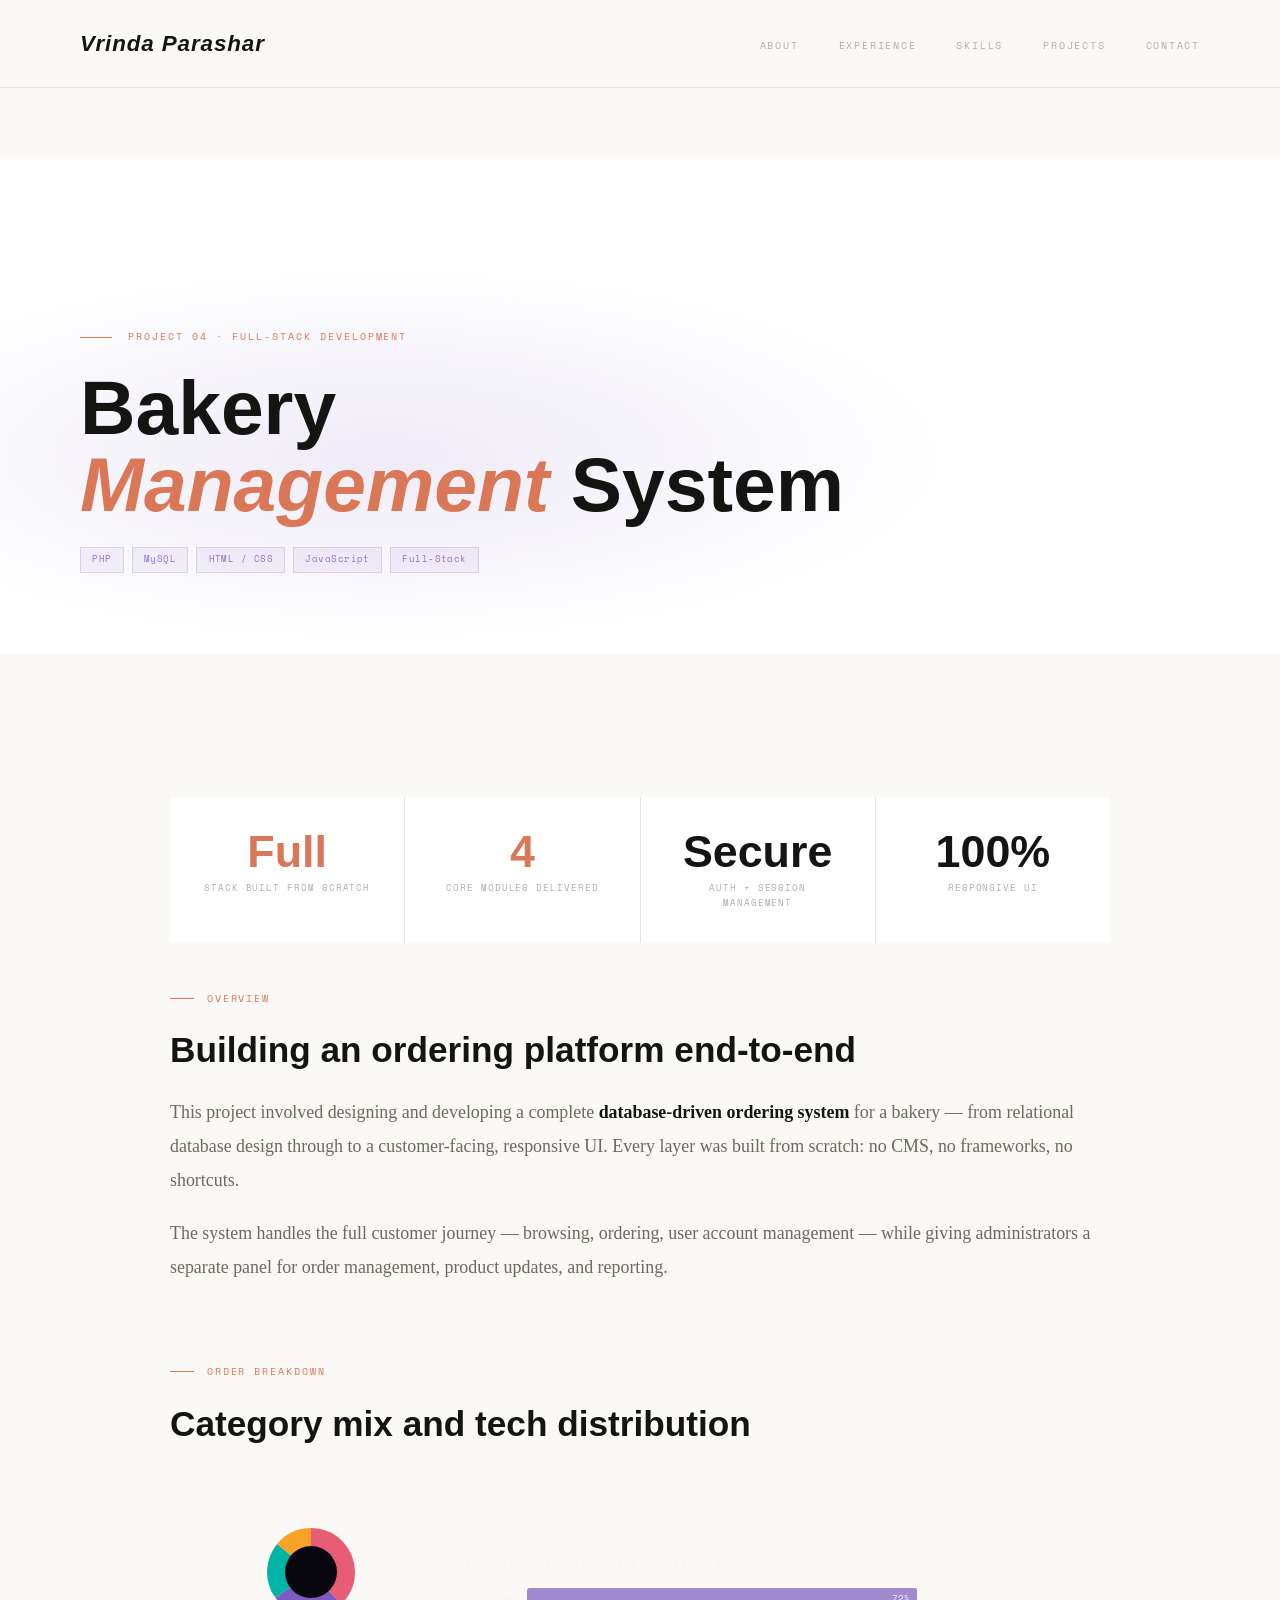
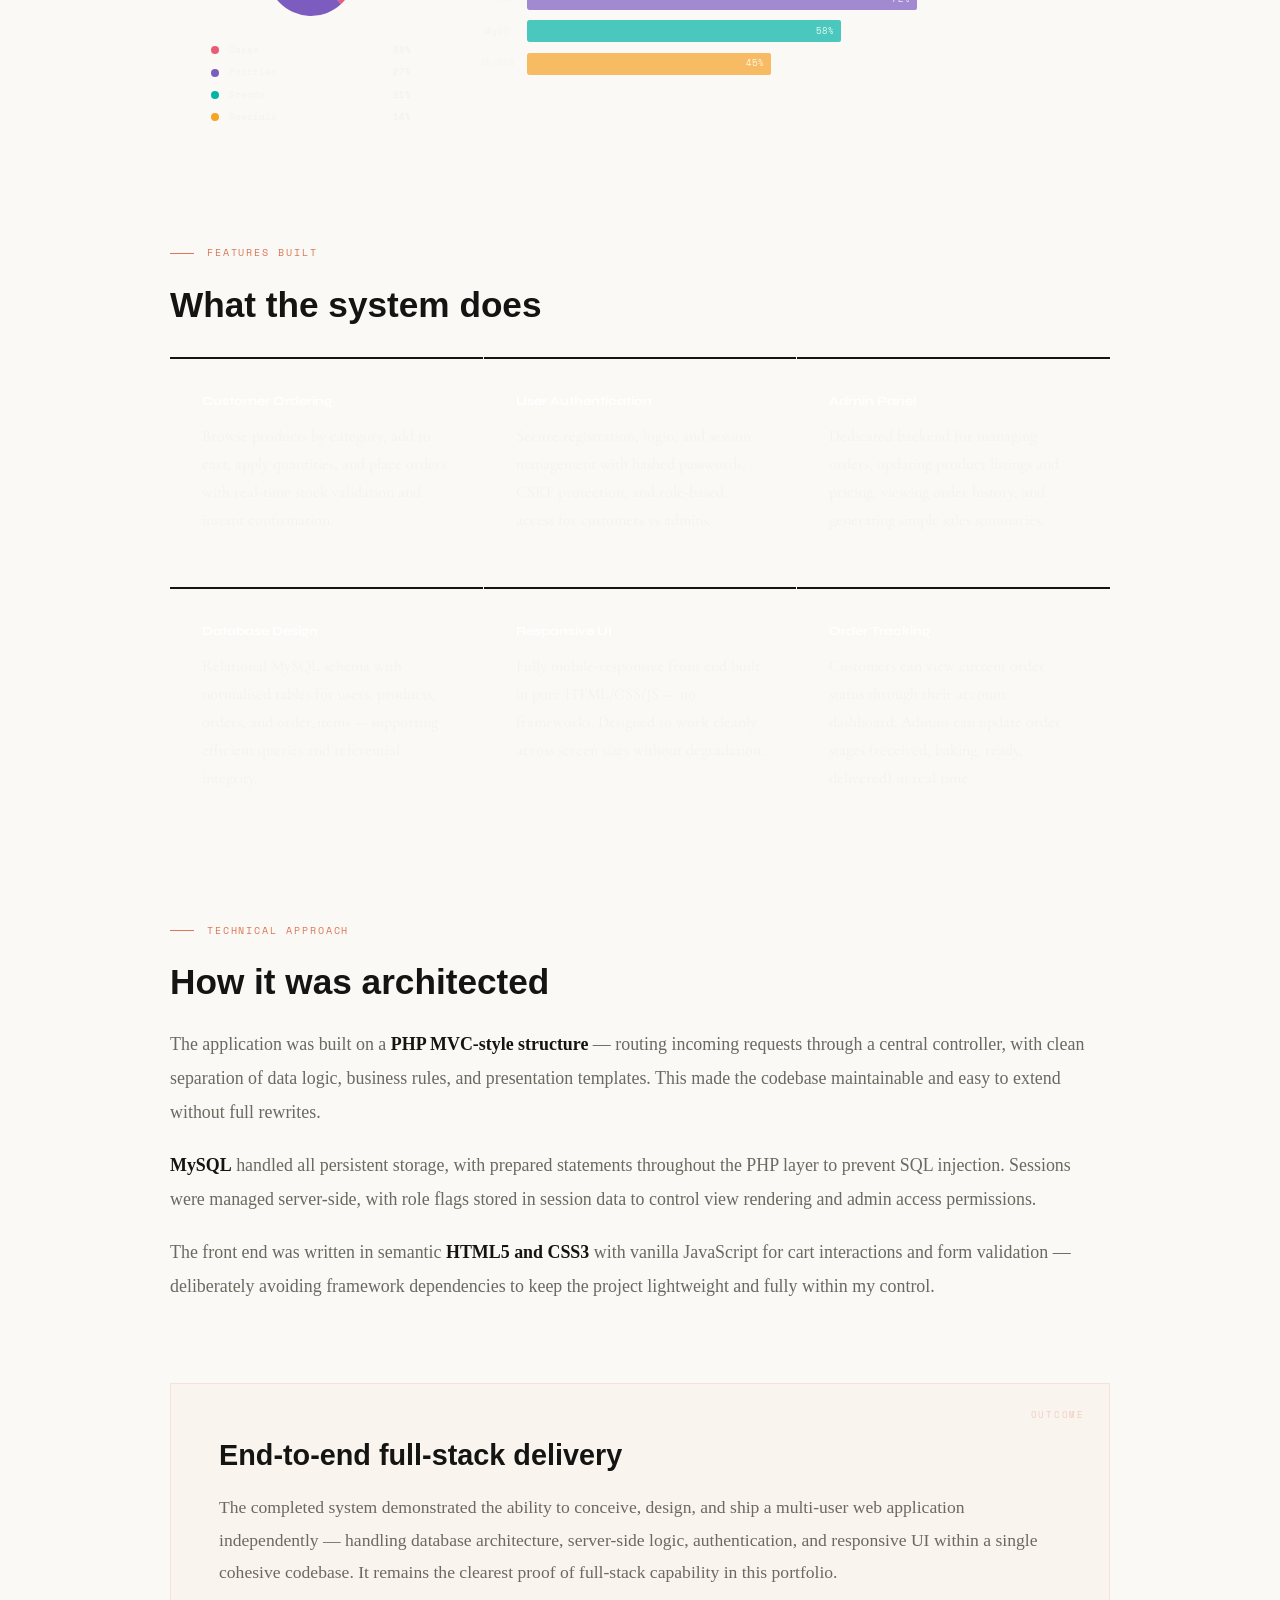
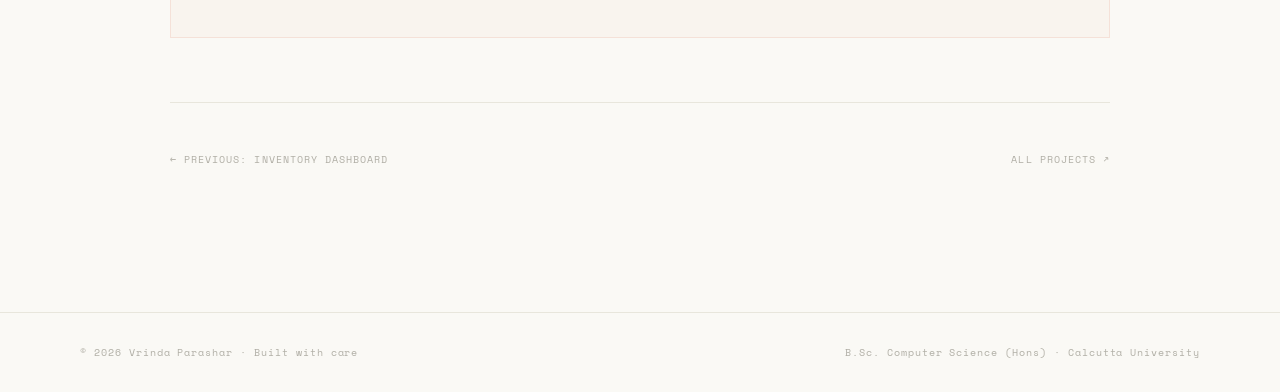
<file: project-bakery.html>
<!DOCTYPE html>
<html lang="en">
<head>
<meta charset="UTF-8">
<meta name="viewport" content="width=device-width, initial-scale=1.0">
<meta name="description" content="Full-stack bakery management system built from scratch with PHP, MySQL, and responsive customer-facing UI.">
<meta property="og:title" content="Bakery Management System · Vrinda Parashar">
<meta property="og:description" content="Full-stack ordering platform built from scratch with PHP, MySQL, and responsive UI.">
<meta property="og:type" content="website">
<title>Bakery Management System · Vrinda Parashar</title>
<link rel="preconnect" href="https://fonts.googleapis.com">
<link rel="preconnect" href="https://fonts.gstatic.com" crossorigin>
<link href="https://fonts.googleapis.com/css2?family=Cormorant+Garamond:ital,wght@0,300;0,400;0,600;0,700;1,300;1,600&family=Syne:wght@400;500;600;700;800&family=Space+Mono:ital@0;1&display=swap" rel="stylesheet">
<link rel="stylesheet" href="style.css">
<style>
:root{--accent:#7c5cbf;--accent-rgb:124,92,191}
.ptag{font-family:'Space Mono',monospace;font-size:.56rem;padding:.3rem .7rem;letter-spacing:.05em;background:rgba(var(--accent-rgb),.08);border:1px solid rgba(var(--accent-rgb),.2);color:rgba(var(--accent-rgb),.85)}
.proj-hero-bg{background:radial-gradient(ellipse 70% 60% at 30% 60%,rgba(var(--accent-rgb),.12) 0%,transparent 65%)}
.metrics-row{grid-template-columns:repeat(4,1fr)}
.metric-big{font-size:2.8rem}
.order-viz{background:rgba(255,255,255,.02);border:1px solid rgba(255,255,255,.06);padding:2.5rem;margin:2rem 0;display:grid;grid-template-columns:200px 1fr;gap:3rem;align-items:center}
.donut-wrap{display:flex;flex-direction:column;align-items:center;gap:1rem}
.donut-legend{display:flex;flex-direction:column;gap:.5rem;width:100%}
.donut-item{display:flex;align-items:center;gap:.6rem;font-family:'Space Mono',monospace;font-size:.56rem;color:rgba(242,237,230,.5)}
.donut-item b{display:inline-block;width:8px;height:8px;border-radius:50%;flex-shrink:0}
.donut-val{margin-left:auto;color:rgba(242,237,230,.8)}
.stack-section{}
.chart-title{font-family:'Space Mono',monospace;font-size:.6rem;color:rgba(242,237,230,.3);letter-spacing:.12em;text-transform:uppercase;margin-bottom:1rem}
.stack-row{display:flex;align-items:center;gap:.75rem;margin-bottom:.65rem}
.stack-name{font-family:'Space Mono',monospace;font-size:.56rem;color:rgba(242,237,230,.38);width:56px;flex-shrink:0;text-align:right}
.stack-track{flex:1;background:rgba(255,255,255,.04);height:22px;border-radius:2px;overflow:hidden}
.stack-fill{height:100%;border-radius:2px;width:0;transition:width 1.6s cubic-bezier(.4,0,.2,1);display:flex;align-items:center;justify-content:flex-end;padding-right:7px}
.stack-pct{font-family:'Space Mono',monospace;font-size:.56rem;color:rgba(255,255,255,.85)}
.feature-grid{display:grid;grid-template-columns:repeat(3,1fr);gap:1px;background:rgba(255,255,255,.05);margin:2rem 0}
.feature-card{background:var(--ink);padding:2rem;border-top:2px solid}
.feature-card:nth-child(1){border-color:var(--violet)}.feature-card:nth-child(2){border-color:var(--rose)}.feature-card:nth-child(3){border-color:var(--teal)}.feature-card:nth-child(4){border-color:var(--amber)}.feature-card:nth-child(5){border-color:var(--violet)}.feature-card:nth-child(6){border-color:var(--rose)}
.feature-card h4{font-family:'Syne',sans-serif;font-size:.78rem;font-weight:700;color:#fff;margin-bottom:.7rem}
.feature-card p{font-family:'Cormorant Garamond',serif;font-size:1rem;color:rgba(242,237,230,.58);line-height:1.75}
@media(max-width:768px){.order-viz{grid-template-columns:1fr}.feature-grid{grid-template-columns:1fr}}
</style>
</head>
<body>
<canvas id="bgCanvas"></canvas>

<nav>
  <a href="index.html" class="nav-mark">Vrinda Parashar</a>
  <ul class="nav-links">
    <li><a href="index.html#about">About</a></li>
    <li><a href="index.html#experience">Experience</a></li>
    <li><a href="index.html#skills">Skills</a></li>
    <li><a href="index.html#projects">Projects</a></li>
    <li><a href="index.html#contact">Contact</a></li>
  </ul>
</nav>

<div class="proj-hero">
  <div class="proj-hero-bg"></div>
  <div style="position:relative;z-index:2;max-width:800px">
    <div class="proj-eyebrow"><span class="proj-eyebrow-line"></span>Project 04 · Full-Stack Development</div>
    <h1 class="proj-title">Bakery<br><em>Management</em> System</h1>
    <div class="proj-tags">
      <span class="ptag">PHP</span>
      <span class="ptag">MySQL</span>
      <span class="ptag">HTML / CSS</span>
      <span class="ptag">JavaScript</span>
      <span class="ptag">Full-Stack</span>
    </div>
  </div>
</div>

<div class="proj-body">

  <div class="metrics-row reveal">
    <div class="metric-block">
      <span class="metric-big">Full</span>
      <span class="metric-desc">Stack Built from Scratch</span>
    </div>
    <div class="metric-block">
      <span class="metric-big">4</span>
      <span class="metric-desc">Core Modules Delivered</span>
    </div>
    <div class="metric-block">
      <span class="metric-big" style="color:var(--teal)">Secure</span>
      <span class="metric-desc">Auth + Session Management</span>
    </div>
    <div class="metric-block">
      <span class="metric-big" style="color:var(--rose)">100%</span>
      <span class="metric-desc">Responsive UI</span>
    </div>
  </div>

  <div class="proj-section reveal">
    <div class="proj-section-label">Overview</div>
    <h2>Building an ordering platform end-to-end</h2>
    <p>This project involved designing and developing a complete <strong>database-driven ordering system</strong> for a bakery — from relational database design through to a customer-facing, responsive UI. Every layer was built from scratch: no CMS, no frameworks, no shortcuts.</p>
    <p>The system handles the full customer journey — browsing, ordering, user account management — while giving administrators a separate panel for order management, product updates, and reporting.</p>
  </div>

  <div class="proj-section reveal">
    <div class="proj-section-label">Order Breakdown</div>
    <h2>Category mix and tech distribution</h2>
    <div class="order-viz" id="orderViz" data-anim-target=".stack-fill" data-anim-prop="width" data-anim-attr="w">
      <div class="donut-wrap">
        <canvas id="donutCanvas" width="110" height="110"></canvas>
        <div class="donut-legend">
          <div class="donut-item"><b style="background:#e85d75"></b>Cakes<span class="donut-val">38%</span></div>
          <div class="donut-item"><b style="background:#7c5cbf"></b>Pastries<span class="donut-val">27%</span></div>
          <div class="donut-item"><b style="background:#00b4a6"></b>Breads<span class="donut-val">21%</span></div>
          <div class="donut-item"><b style="background:#f7a325"></b>Specials<span class="donut-val">14%</span></div>
        </div>
      </div>
      <div class="stack-section">
        <div class="chart-title">Tech stack distribution by codebase weight</div>
        <div class="stack-row"><div class="stack-name">PHP</div><div class="stack-track"><div class="stack-fill" style="background:rgba(124,92,191,.7)" data-w="72"><span class="stack-pct">72%</span></div></div></div>
        <div class="stack-row"><div class="stack-name">MySQL</div><div class="stack-track"><div class="stack-fill" style="background:rgba(0,180,166,.7)" data-w="58"><span class="stack-pct">58%</span></div></div></div>
        <div class="stack-row"><div class="stack-name">JS/CSS</div><div class="stack-track"><div class="stack-fill" style="background:rgba(247,163,37,.7)" data-w="45"><span class="stack-pct">45%</span></div></div></div>
      </div>
    </div>
  </div>

  <div class="proj-section reveal">
    <div class="proj-section-label">Features Built</div>
    <h2>What the system does</h2>
    <div class="feature-grid">
      <div class="feature-card">
        <h4>Customer Ordering</h4>
        <p>Browse products by category, add to cart, apply quantities, and place orders with real-time stock validation and instant confirmation.</p>
      </div>
      <div class="feature-card">
        <h4>User Authentication</h4>
        <p>Secure registration, login, and session management with hashed passwords, CSRF protection, and role-based access for customers vs admins.</p>
      </div>
      <div class="feature-card">
        <h4>Admin Panel</h4>
        <p>Dedicated backend for managing orders, updating product listings and pricing, viewing order history, and generating simple sales summaries.</p>
      </div>
      <div class="feature-card">
        <h4>Database Design</h4>
        <p>Relational MySQL schema with normalised tables for users, products, orders, and order_items — supporting efficient queries and referential integrity.</p>
      </div>
      <div class="feature-card">
        <h4>Responsive UI</h4>
        <p>Fully mobile-responsive front end built in pure HTML/CSS/JS — no frameworks. Designed to work cleanly across screen sizes without degradation.</p>
      </div>
      <div class="feature-card">
        <h4>Order Tracking</h4>
        <p>Customers can view current order status through their account dashboard. Admins can update order stages (received, baking, ready, delivered) in real time.</p>
      </div>
    </div>
  </div>

  <div class="proj-section reveal">
    <div class="proj-section-label">Technical Approach</div>
    <h2>How it was architected</h2>
    <p>The application was built on a <strong>PHP MVC-style structure</strong> — routing incoming requests through a central controller, with clean separation of data logic, business rules, and presentation templates. This made the codebase maintainable and easy to extend without full rewrites.</p>
    <p><strong>MySQL</strong> handled all persistent storage, with prepared statements throughout the PHP layer to prevent SQL injection. Sessions were managed server-side, with role flags stored in session data to control view rendering and admin access permissions.</p>
    <p>The front end was written in semantic <strong>HTML5 and CSS3</strong> with vanilla JavaScript for cart interactions and form validation — deliberately avoiding framework dependencies to keep the project lightweight and fully within my control.</p>
  </div>

  <div class="outcome-block reveal">
    <h3>End-to-end full-stack delivery</h3>
    <p>The completed system demonstrated the ability to conceive, design, and ship a multi-user web application independently — handling database architecture, server-side logic, authentication, and responsive UI within a single cohesive codebase. It remains the clearest proof of full-stack capability in this portfolio.</p>
  </div>

  <div class="proj-nav">
    <a href="project-inventory.html">← Previous: Inventory Dashboard</a>
    <a href="index.html#projects">All Projects ↗</a>
  </div>

</div>

<footer>
  <p>© 2026 Vrinda Parashar · Built with care</p>
  <p>B.Sc. Computer Science (Hons) · Calcutta University</p>
</footer>

<script src="main.js"></script>
<script>
function drawDonut(){var c=document.getElementById('donutCanvas');if(!c)return;var ctx=c.getContext('2d'),cx=55,cy=55,r=44,inner=26;var slices=[{pct:.38,color:'#e85d75'},{pct:.27,color:'#7c5cbf'},{pct:.21,color:'#00b4a6'},{pct:.14,color:'#f7a325'}];var angle=-Math.PI/2;slices.forEach(function(s){var end=angle+s.pct*Math.PI*2;ctx.beginPath();ctx.moveTo(cx,cy);ctx.arc(cx,cy,r,angle,end);ctx.closePath();ctx.fillStyle=s.color;ctx.fill();angle=end});ctx.beginPath();ctx.arc(cx,cy,inner,0,Math.PI*2);ctx.fillStyle='#08070f';ctx.fill()}
window.addEventListener('load',drawDonut);
</script>
</body>
</html>
</file>
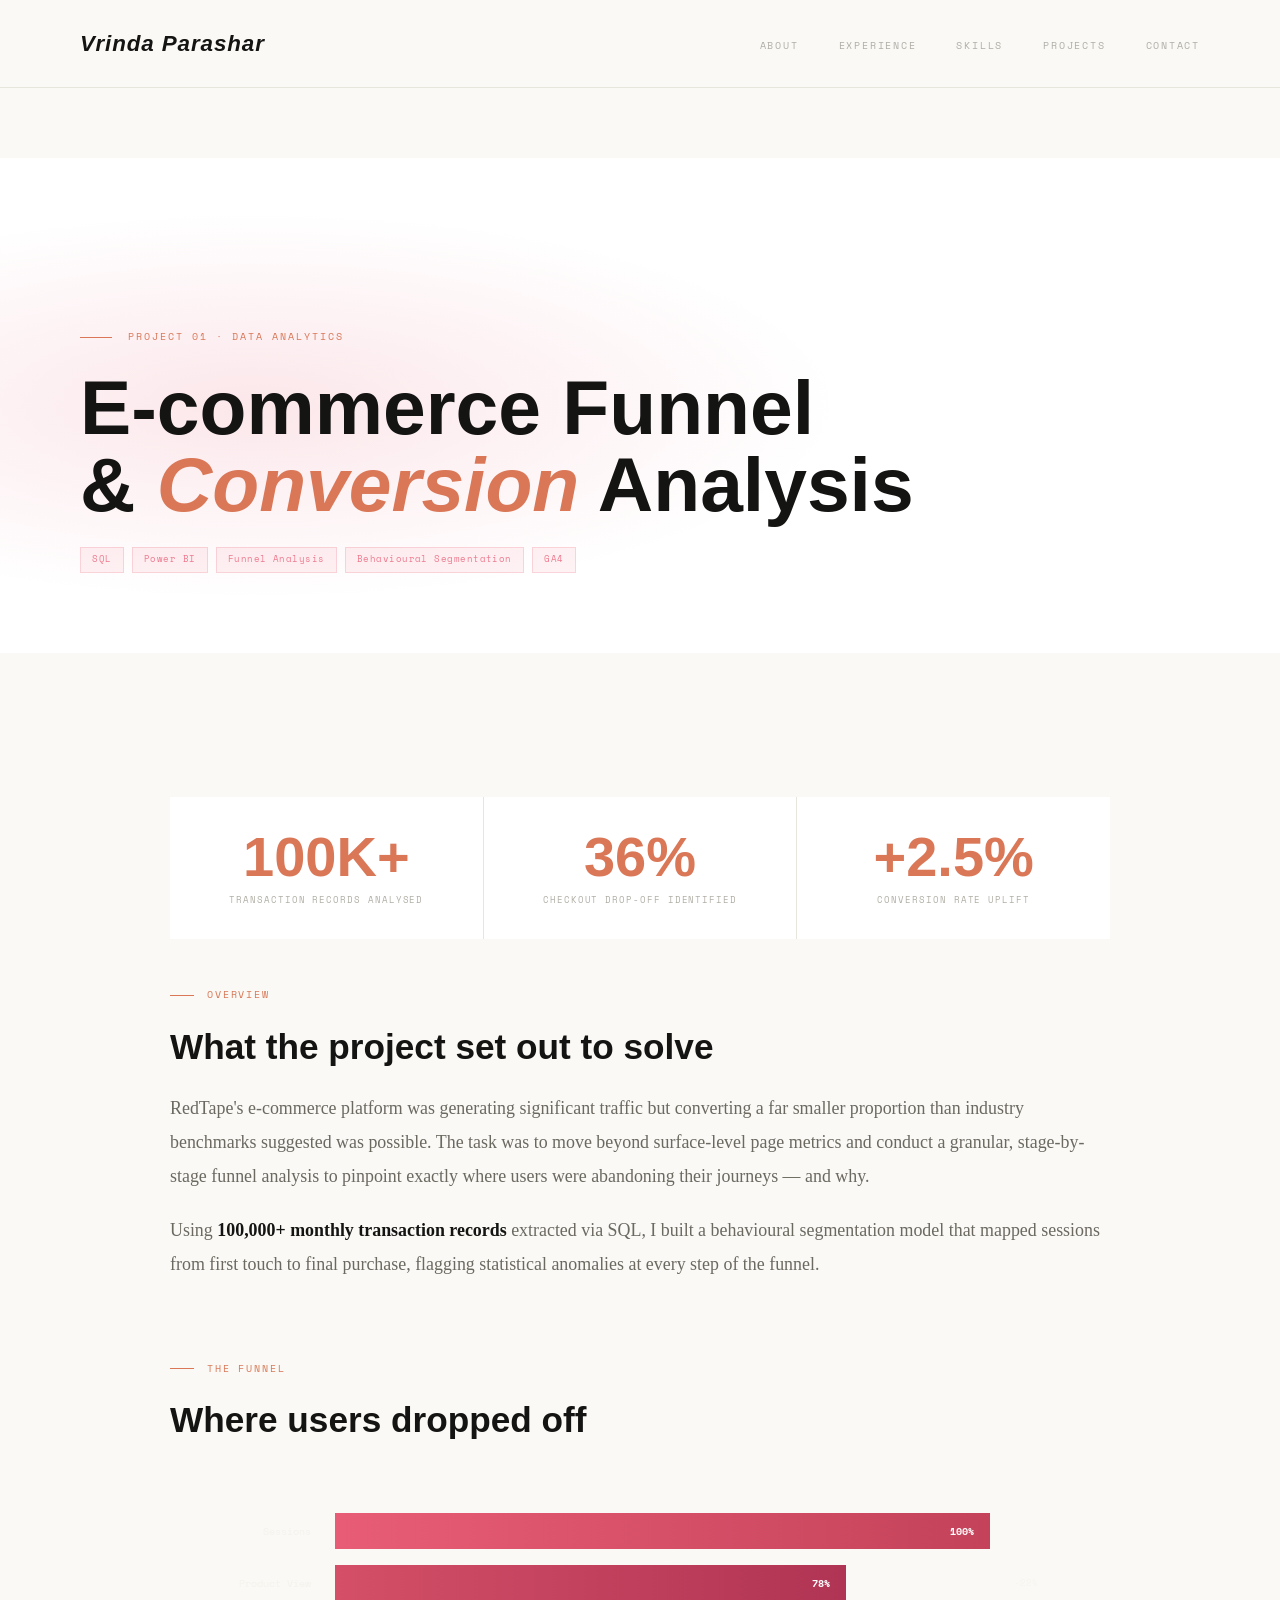
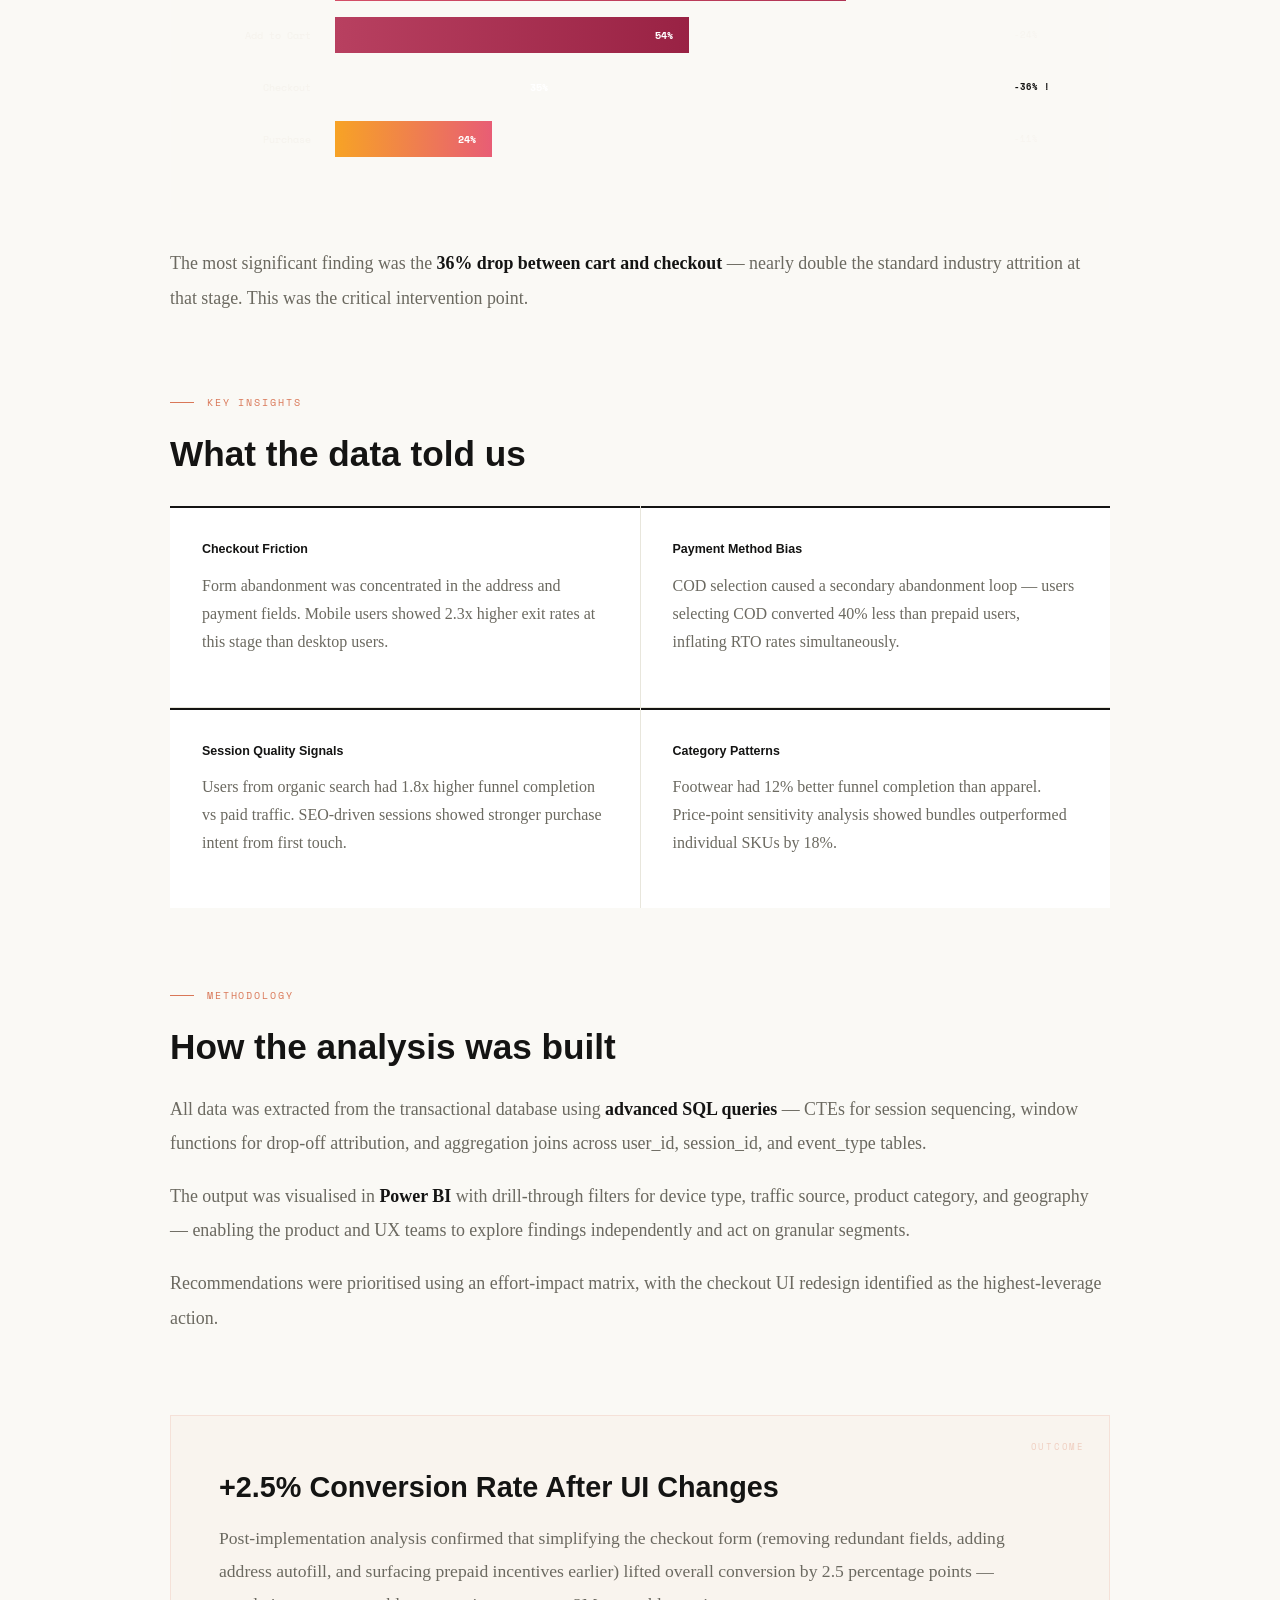
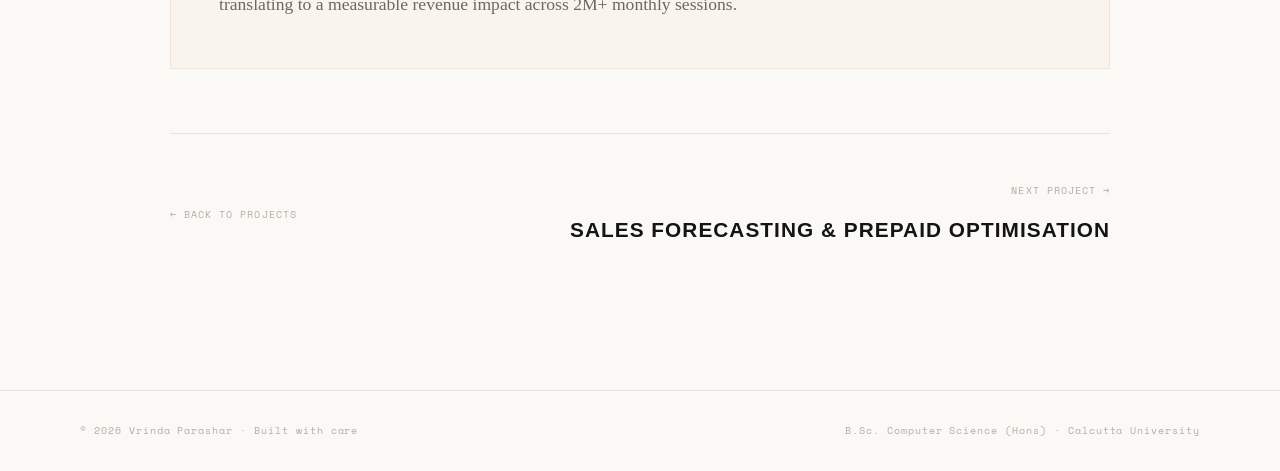
<file: project-funnel.html>
<!DOCTYPE html>
<html lang="en">
<head>
<meta charset="UTF-8">
<meta name="viewport" content="width=device-width, initial-scale=1.0">
<meta name="description" content="E-commerce funnel analysis identifying 36% checkout drop-off and driving +2.5% conversion through SQL and Power BI.">
<meta property="og:title" content="E-commerce Funnel Analysis · Vrinda Parashar">
<meta property="og:description" content="Identified 36% checkout drop-off and drove +2.5% conversion through SQL and Power BI.">
<meta property="og:type" content="website">
<title>E-commerce Funnel Analysis · Vrinda Parashar</title>
<link rel="preconnect" href="https://fonts.googleapis.com">
<link rel="preconnect" href="https://fonts.gstatic.com" crossorigin>
<link href="https://fonts.googleapis.com/css2?family=Cormorant+Garamond:ital,wght@0,300;0,400;0,600;0,700;1,300;1,600&family=Syne:wght@400;500;600;700;800&family=Space+Mono:ital@0;1&display=swap" rel="stylesheet">
<link rel="stylesheet" href="style.css">
<style>
:root{--accent:#e85d75;--accent-rgb:232,93,117}
.ptag{font-family:'Space Mono',monospace;font-size:.56rem;padding:.3rem .7rem;letter-spacing:.05em;background:rgba(var(--accent-rgb),.08);border:1px solid rgba(var(--accent-rgb),.2);color:rgba(var(--accent-rgb),.8)}
.proj-hero-bg{background:radial-gradient(ellipse 70% 60% at 20% 50%,rgba(var(--accent-rgb),.15) 0%,transparent 65%)}
.metrics-row{grid-template-columns:repeat(3,1fr)}
.metric-big{font-size:3.5rem}
.insight-grid{grid-template-columns:1fr 1fr}
.insight-card.c1{border-color:var(--rose)}.insight-card.c2{border-color:var(--teal)}.insight-card.c3{border-color:var(--amber)}.insight-card.c4{border-color:var(--violet)}
.funnel-visual{background:rgba(255,255,255,.02);border:1px solid rgba(255,255,255,.06);padding:2.5rem;margin:2rem 0}
.funnel-stage{display:flex;align-items:center;gap:1.5rem;margin-bottom:1rem}
.stage-label{font-family:'Space Mono',monospace;font-size:.62rem;color:rgba(242,237,230,.5);width:100px;flex-shrink:0;text-align:right}
.stage-bar-wrap{flex:1;background:rgba(255,255,255,.04);height:36px;position:relative;overflow:hidden}
.stage-bar{height:100%;display:flex;align-items:center;justify-content:flex-end;padding-right:1rem;transition:width 1.6s cubic-bezier(.4,0,.2,1);width:0}
.stage-pct{font-family:'Space Mono',monospace;font-size:.65rem;color:#fff;font-weight:600}
.stage-drop{font-family:'Space Mono',monospace;font-size:.55rem;color:rgba(242,237,230,.35);width:55px;flex-shrink:0}
.stage-drop.warn{color:var(--rose);font-weight:600}
@media(max-width:768px){.funnel-stage{gap:1rem}.stage-label{width:70px}}
</style>
</head>
<body>
<canvas id="bgCanvas"></canvas>

<nav>
  <a href="index.html" class="nav-mark">Vrinda Parashar</a>
  <ul class="nav-links">
    <li><a href="index.html#about">About</a></li>
    <li><a href="index.html#experience">Experience</a></li>
    <li><a href="index.html#skills">Skills</a></li>
    <li><a href="index.html#projects">Projects</a></li>
    <li><a href="index.html#contact">Contact</a></li>
  </ul>
</nav>

<div class="proj-hero" style="padding-top:9rem">
  <div class="proj-hero-bg"></div>
  <div class="proj-hero-content">
    <div class="proj-eyebrow"><span class="proj-eyebrow-line"></span>Project 01 · Data Analytics</div>
    <h1 class="proj-title">E-commerce Funnel<br>&amp; <em>Conversion</em> Analysis</h1>
    <div class="proj-tags">
      <span class="ptag">SQL</span>
      <span class="ptag">Power BI</span>
      <span class="ptag">Funnel Analysis</span>
      <span class="ptag">Behavioural Segmentation</span>
      <span class="ptag">GA4</span>
    </div>
  </div>
</div>

<div class="proj-body">

  <div class="metrics-row reveal">
    <div class="metric-block">
      <span class="metric-big">100K+</span>
      <span class="metric-desc">Transaction Records Analysed</span>
    </div>
    <div class="metric-block">
      <span class="metric-big">36%</span>
      <span class="metric-desc">Checkout Drop-off Identified</span>
    </div>
    <div class="metric-block">
      <span class="metric-big">+2.5%</span>
      <span class="metric-desc">Conversion Rate Uplift</span>
    </div>
  </div>

  <div class="proj-section reveal">
    <div class="proj-section-label">Overview</div>
    <h2>What the project set out to solve</h2>
    <p>RedTape's e-commerce platform was generating significant traffic but converting a far smaller proportion than industry benchmarks suggested was possible. The task was to move beyond surface-level page metrics and conduct a granular, stage-by-stage funnel analysis to pinpoint exactly where users were abandoning their journeys — and why.</p>
    <p>Using <strong>100,000+ monthly transaction records</strong> extracted via SQL, I built a behavioural segmentation model that mapped sessions from first touch to final purchase, flagging statistical anomalies at every step of the funnel.</p>
  </div>

  <div class="proj-section reveal">
    <div class="proj-section-label">The Funnel</div>
    <h2>Where users dropped off</h2>
    <div class="funnel-visual" id="funnelVis" data-anim-target=".stage-bar" data-anim-prop="width" data-anim-attr="w">
      <div class="funnel-stage">
        <div class="stage-label">Sessions</div>
        <div class="stage-bar-wrap"><div class="stage-bar" style="background:linear-gradient(90deg,#e85d75,#c4435a)" data-w="100"><span class="stage-pct">100%</span></div></div>
        <div class="stage-drop"></div>
      </div>
      <div class="funnel-stage">
        <div class="stage-label">Product View</div>
        <div class="stage-bar-wrap"><div class="stage-bar" style="background:linear-gradient(90deg,#d44f67,#b03454)" data-w="78"><span class="stage-pct">78%</span></div></div>
        <div class="stage-drop" style="color:rgba(242,237,230,.4)">-22%</div>
      </div>
      <div class="funnel-stage">
        <div class="stage-label">Add to Cart</div>
        <div class="stage-bar-wrap"><div class="stage-bar" style="background:linear-gradient(90deg,#b84060,#924)" data-w="54"><span class="stage-pct">54%</span></div></div>
        <div class="stage-drop" style="color:rgba(242,237,230,.4)">-24%</div>
      </div>
      <div class="funnel-stage">
        <div class="stage-label">Checkout</div>
        <div class="stage-bar-wrap"><div class="stage-bar" style="background:linear-gradient(90deg,var(--rose),#7c5cbf)" data-w="35"><span class="stage-pct">35%</span></div></div>
        <div class="stage-drop warn">-36% !</div>
      </div>
      <div class="funnel-stage">
        <div class="stage-label">Purchase</div>
        <div class="stage-bar-wrap"><div class="stage-bar" style="background:linear-gradient(90deg,#f7a325,#e85d75)" data-w="24"><span class="stage-pct">24%</span></div></div>
        <div class="stage-drop" style="color:rgba(242,237,230,.4)">-11%</div>
      </div>
    </div>
    <p>The most significant finding was the <strong>36% drop between cart and checkout</strong> — nearly double the standard industry attrition at that stage. This was the critical intervention point.</p>
  </div>

  <div class="proj-section reveal">
    <div class="proj-section-label">Key Insights</div>
    <h2>What the data told us</h2>
    <div class="insight-grid">
      <div class="insight-card c1">
        <h4>Checkout Friction</h4>
        <p>Form abandonment was concentrated in the address and payment fields. Mobile users showed 2.3x higher exit rates at this stage than desktop users.</p>
      </div>
      <div class="insight-card c2">
        <h4>Payment Method Bias</h4>
        <p>COD selection caused a secondary abandonment loop — users selecting COD converted 40% less than prepaid users, inflating RTO rates simultaneously.</p>
      </div>
      <div class="insight-card c3">
        <h4>Session Quality Signals</h4>
        <p>Users from organic search had 1.8x higher funnel completion vs paid traffic. SEO-driven sessions showed stronger purchase intent from first touch.</p>
      </div>
      <div class="insight-card c4">
        <h4>Category Patterns</h4>
        <p>Footwear had 12% better funnel completion than apparel. Price-point sensitivity analysis showed bundles outperformed individual SKUs by 18%.</p>
      </div>
    </div>
  </div>

  <div class="proj-section reveal">
    <div class="proj-section-label">Methodology</div>
    <h2>How the analysis was built</h2>
    <p>All data was extracted from the transactional database using <strong>advanced SQL queries</strong> — CTEs for session sequencing, window functions for drop-off attribution, and aggregation joins across user_id, session_id, and event_type tables.</p>
    <p>The output was visualised in <strong>Power BI</strong> with drill-through filters for device type, traffic source, product category, and geography — enabling the product and UX teams to explore findings independently and act on granular segments.</p>
    <p>Recommendations were prioritised using an effort-impact matrix, with the checkout UI redesign identified as the highest-leverage action.</p>
  </div>

  <div class="outcome-block reveal">
    <h3>+2.5% Conversion Rate After UI Changes</h3>
    <p>Post-implementation analysis confirmed that simplifying the checkout form (removing redundant fields, adding address autofill, and surfacing prepaid incentives earlier) lifted overall conversion by 2.5 percentage points — translating to a measurable revenue impact across 2M+ monthly sessions.</p>
  </div>

  <div class="proj-nav">
    <a href="index.html#projects">← Back to Projects</a>
    <div class="next-proj">
      <a href="project-sales.html" style="flex-direction:column;align-items:flex-end">
        <span>Next Project →</span>
        <h4>Sales Forecasting &amp; Prepaid Optimisation</h4>
      </a>
    </div>
  </div>

</div>

<footer>
  <p>© 2026 Vrinda Parashar · Built with care</p>
  <p>B.Sc. Computer Science (Hons) · Calcutta University</p>
</footer>

<script src="main.js"></script>
</body>
</html>
</file>
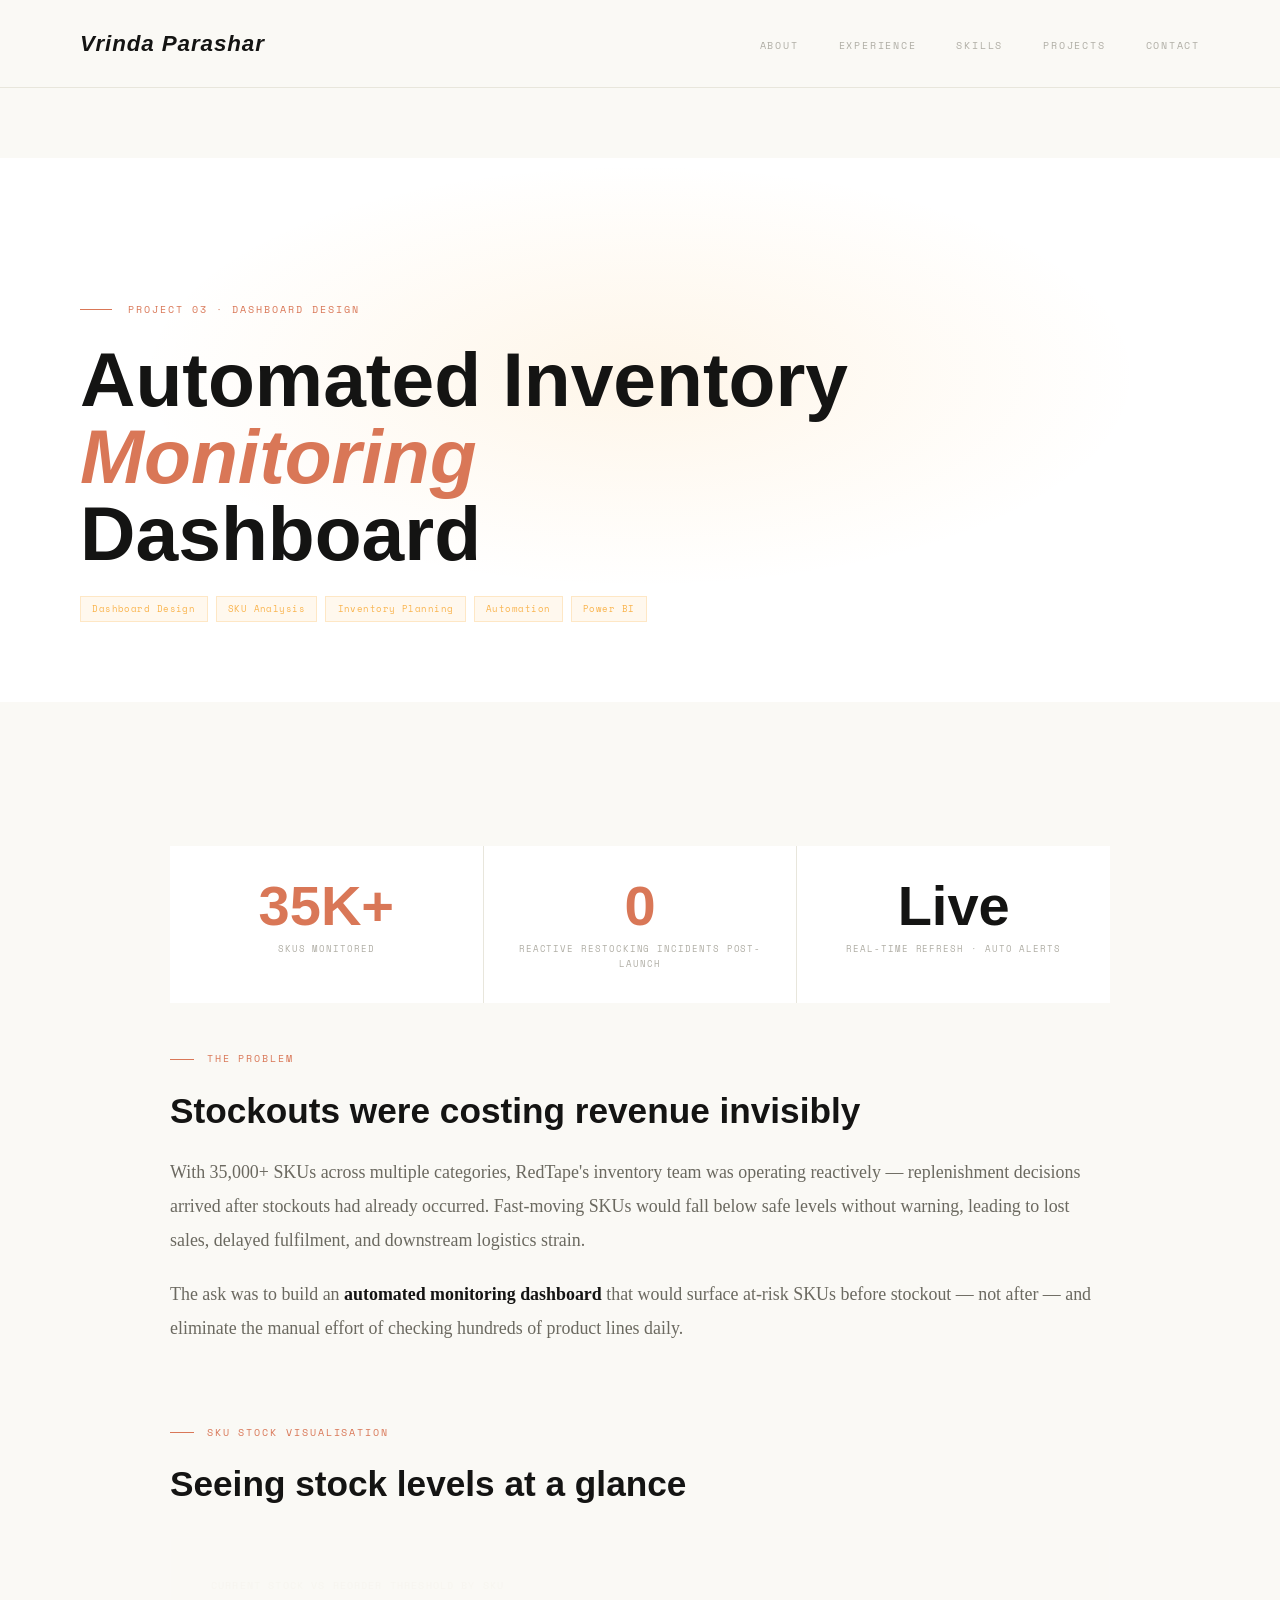
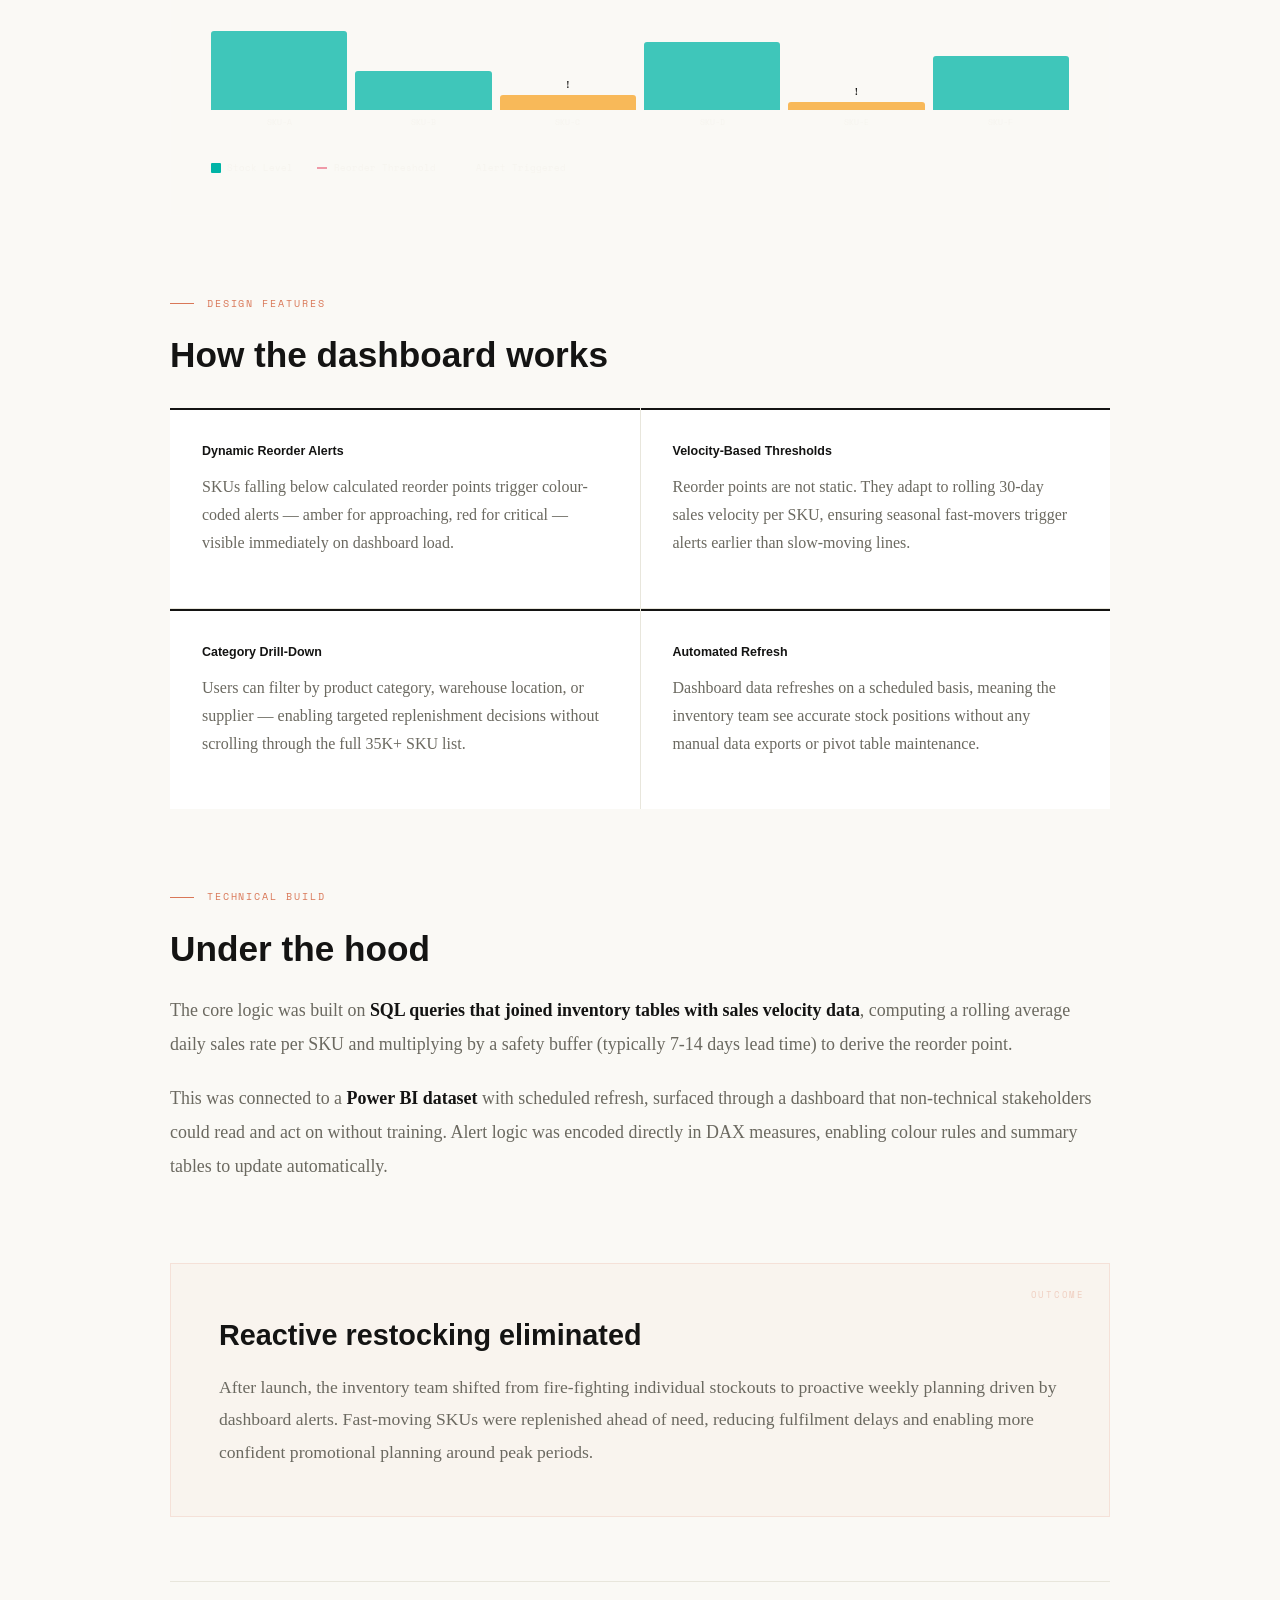
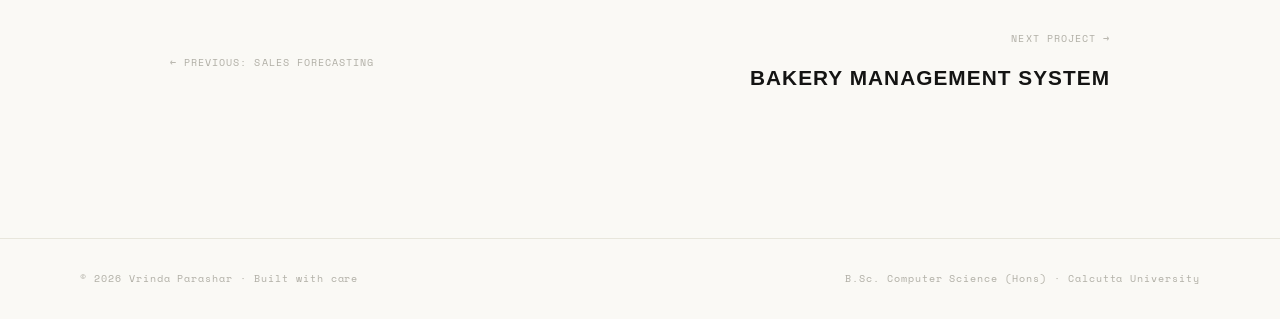
<file: project-inventory.html>
<!DOCTYPE html>
<html lang="en">
<head>
<meta charset="UTF-8">
<meta name="viewport" content="width=device-width, initial-scale=1.0">
<meta name="description" content="Automated inventory monitoring dashboard for 35K+ SKUs with proactive reorder alerts and real-time refresh.">
<meta property="og:title" content="Inventory Monitoring Dashboard · Vrinda Parashar">
<meta property="og:description" content="Proactive inventory monitoring for 35K+ SKUs eliminating reactive restocking.">
<meta property="og:type" content="website">
<title>Inventory Monitoring Dashboard · Vrinda Parashar</title>
<link rel="preconnect" href="https://fonts.googleapis.com">
<link rel="preconnect" href="https://fonts.gstatic.com" crossorigin>
<link href="https://fonts.googleapis.com/css2?family=Cormorant+Garamond:ital,wght@0,300;0,400;0,600;0,700;1,300;1,600&family=Syne:wght@400;500;600;700;800&family=Space+Mono:ital@0;1&display=swap" rel="stylesheet">
<link rel="stylesheet" href="style.css">
<style>
:root{--accent:#f7a325;--accent-rgb:247,163,37}
.ptag{font-family:'Space Mono',monospace;font-size:.56rem;padding:.3rem .7rem;letter-spacing:.05em;background:rgba(var(--accent-rgb),.08);border:1px solid rgba(var(--accent-rgb),.2);color:rgba(var(--accent-rgb),.8)}
.proj-hero-bg{background:radial-gradient(ellipse 60% 60% at 50% 40%,rgba(var(--accent-rgb),.1) 0%,transparent 65%)}
.metrics-row{grid-template-columns:repeat(3,1fr)}
.metric-big{font-size:3.5rem}
.insight-grid{grid-template-columns:1fr 1fr}
.insight-card.c1{border-color:var(--amber)}.insight-card.c2{border-color:var(--teal)}.insight-card.c3{border-color:var(--rose)}.insight-card.c4{border-color:var(--violet)}
.sku-chart-wrap{background:rgba(255,255,255,.02);border:1px solid rgba(255,255,255,.06);padding:2.5rem;margin:2rem 0}
.chart-title{font-family:'Space Mono',monospace;font-size:.6rem;color:rgba(242,237,230,.3);letter-spacing:.12em;text-transform:uppercase;margin-bottom:1.5rem}
.sku-bars{display:flex;align-items:flex-end;gap:8px;height:120px;padding-bottom:.5rem}
.sku-bar-col{display:flex;flex-direction:column;align-items:center;flex:1;gap:.4rem;height:100%}
.sku-bar-track{flex:1;width:100%;display:flex;align-items:flex-end}
.sku-bar{width:100%;border-radius:3px 3px 0 0;transition:height 1.4s cubic-bezier(.4,0,.2,1);height:0;position:relative}
.sku-bar.alert{position:relative}
.sku-bar.alert::after{content:'!';position:absolute;top:-18px;left:50%;transform:translateX(-50%);font-size:.6rem;color:var(--amber);font-weight:700}
.sku-label{font-family:'Space Mono',monospace;font-size:.5rem;color:rgba(242,237,230,.35)}
.sku-legend{display:flex;gap:1.5rem;margin-top:1.5rem;font-family:'Space Mono',monospace;font-size:.55rem;color:rgba(242,237,230,.35)}
.sku-legend span{display:flex;align-items:center;gap:.4rem}
.sku-legend b{display:inline-block;width:10px;height:2px}
</style>
</head>
<body>
<canvas id="bgCanvas"></canvas>

<nav>
  <a href="index.html" class="nav-mark">Vrinda Parashar</a>
  <ul class="nav-links">
    <li><a href="index.html#about">About</a></li>
    <li><a href="index.html#experience">Experience</a></li>
    <li><a href="index.html#skills">Skills</a></li>
    <li><a href="index.html#projects">Projects</a></li>
    <li><a href="index.html#contact">Contact</a></li>
  </ul>
</nav>

<div class="proj-hero">
  <div class="proj-hero-bg"></div>
  <div style="position:relative;z-index:2;max-width:800px">
    <div class="proj-eyebrow"><span class="proj-eyebrow-line"></span>Project 03 · Dashboard Design</div>
    <h1 class="proj-title">Automated Inventory<br><em>Monitoring</em> Dashboard</h1>
    <div class="proj-tags">
      <span class="ptag">Dashboard Design</span>
      <span class="ptag">SKU Analysis</span>
      <span class="ptag">Inventory Planning</span>
      <span class="ptag">Automation</span>
      <span class="ptag">Power BI</span>
    </div>
  </div>
</div>

<div class="proj-body">

  <div class="metrics-row reveal">
    <div class="metric-block">
      <span class="metric-big">35K+</span>
      <span class="metric-desc">SKUs Monitored</span>
    </div>
    <div class="metric-block">
      <span class="metric-big">0</span>
      <span class="metric-desc">Reactive Restocking Incidents Post-Launch</span>
    </div>
    <div class="metric-block">
      <span class="metric-big" style="color:var(--teal)">Live</span>
      <span class="metric-desc">Real-time Refresh · Auto Alerts</span>
    </div>
  </div>

  <div class="proj-section reveal">
    <div class="proj-section-label">The Problem</div>
    <h2>Stockouts were costing revenue invisibly</h2>
    <p>With 35,000+ SKUs across multiple categories, RedTape's inventory team was operating reactively — replenishment decisions arrived after stockouts had already occurred. Fast-moving SKUs would fall below safe levels without warning, leading to lost sales, delayed fulfilment, and downstream logistics strain.</p>
    <p>The ask was to build an <strong>automated monitoring dashboard</strong> that would surface at-risk SKUs before stockout — not after — and eliminate the manual effort of checking hundreds of product lines daily.</p>
  </div>

  <div class="proj-section reveal">
    <div class="proj-section-label">SKU Stock Visualisation</div>
    <h2>Seeing stock levels at a glance</h2>
    <div class="sku-chart-wrap" id="skuWrap" data-anim-target=".sku-bar" data-anim-prop="height" data-anim-attr="h">
      <div class="chart-title">Current stock vs reorder threshold by SKU</div>
      <div class="sku-bars">
        <div class="sku-bar-col">
          <div class="sku-bar-track"><div class="sku-bar" style="background:rgba(0,180,166,.75)" data-h="85"></div></div>
          <div class="sku-label">SKU-A</div>
        </div>
        <div class="sku-bar-col">
          <div class="sku-bar-track"><div class="sku-bar" style="background:rgba(0,180,166,.75)" data-h="42"></div></div>
          <div class="sku-label">SKU-B</div>
        </div>
        <div class="sku-bar-col">
          <div class="sku-bar-track"><div class="sku-bar alert" style="background:rgba(247,163,37,.75)" data-h="16"></div></div>
          <div class="sku-label">SKU-C</div>
        </div>
        <div class="sku-bar-col">
          <div class="sku-bar-track"><div class="sku-bar" style="background:rgba(0,180,166,.75)" data-h="73"></div></div>
          <div class="sku-label">SKU-D</div>
        </div>
        <div class="sku-bar-col">
          <div class="sku-bar-track"><div class="sku-bar alert" style="background:rgba(247,163,37,.75)" data-h="8"></div></div>
          <div class="sku-label">SKU-E</div>
        </div>
        <div class="sku-bar-col">
          <div class="sku-bar-track"><div class="sku-bar" style="background:rgba(0,180,166,.75)" data-h="58"></div></div>
          <div class="sku-label">SKU-F</div>
        </div>
      </div>
      <div class="sku-legend">
        <span><b style="background:#00b4a6;height:10px;border-radius:1px"></b>Stock Level</span>
        <span><b style="background:rgba(232,93,117,.6);border-top:1px dashed var(--rose)"></b>Reorder Threshold</span>
        <span><b style="background:var(--amber);border-radius:50%;height:10px;width:10px"></b>Alert Triggered</span>
      </div>
    </div>
  </div>

  <div class="proj-section reveal">
    <div class="proj-section-label">Design Features</div>
    <h2>How the dashboard works</h2>
    <div class="insight-grid">
      <div class="insight-card c1">
        <h4>Dynamic Reorder Alerts</h4>
        <p>SKUs falling below calculated reorder points trigger colour-coded alerts — amber for approaching, red for critical — visible immediately on dashboard load.</p>
      </div>
      <div class="insight-card c2">
        <h4>Velocity-Based Thresholds</h4>
        <p>Reorder points are not static. They adapt to rolling 30-day sales velocity per SKU, ensuring seasonal fast-movers trigger alerts earlier than slow-moving lines.</p>
      </div>
      <div class="insight-card c3">
        <h4>Category Drill-Down</h4>
        <p>Users can filter by product category, warehouse location, or supplier — enabling targeted replenishment decisions without scrolling through the full 35K+ SKU list.</p>
      </div>
      <div class="insight-card c4">
        <h4>Automated Refresh</h4>
        <p>Dashboard data refreshes on a scheduled basis, meaning the inventory team see accurate stock positions without any manual data exports or pivot table maintenance.</p>
      </div>
    </div>
  </div>

  <div class="proj-section reveal">
    <div class="proj-section-label">Technical Build</div>
    <h2>Under the hood</h2>
    <p>The core logic was built on <strong>SQL queries that joined inventory tables with sales velocity data</strong>, computing a rolling average daily sales rate per SKU and multiplying by a safety buffer (typically 7-14 days lead time) to derive the reorder point.</p>
    <p>This was connected to a <strong>Power BI dataset</strong> with scheduled refresh, surfaced through a dashboard that non-technical stakeholders could read and act on without training. Alert logic was encoded directly in DAX measures, enabling colour rules and summary tables to update automatically.</p>
  </div>

  <div class="outcome-block reveal">
    <h3>Reactive restocking eliminated</h3>
    <p>After launch, the inventory team shifted from fire-fighting individual stockouts to proactive weekly planning driven by dashboard alerts. Fast-moving SKUs were replenished ahead of need, reducing fulfilment delays and enabling more confident promotional planning around peak periods.</p>
  </div>

  <div class="proj-nav">
    <a href="project-sales.html">← Previous: Sales Forecasting</a>
    <div class="next-proj">
      <a href="project-bakery.html" style="flex-direction:column;align-items:flex-end">
        <span>Next Project →</span>
        <h4>Bakery Management System</h4>
      </a>
    </div>
  </div>

</div>

<footer>
  <p>© 2026 Vrinda Parashar · Built with care</p>
  <p>B.Sc. Computer Science (Hons) · Calcutta University</p>
</footer>

<script src="main.js"></script>
</body>
</html>
</file>
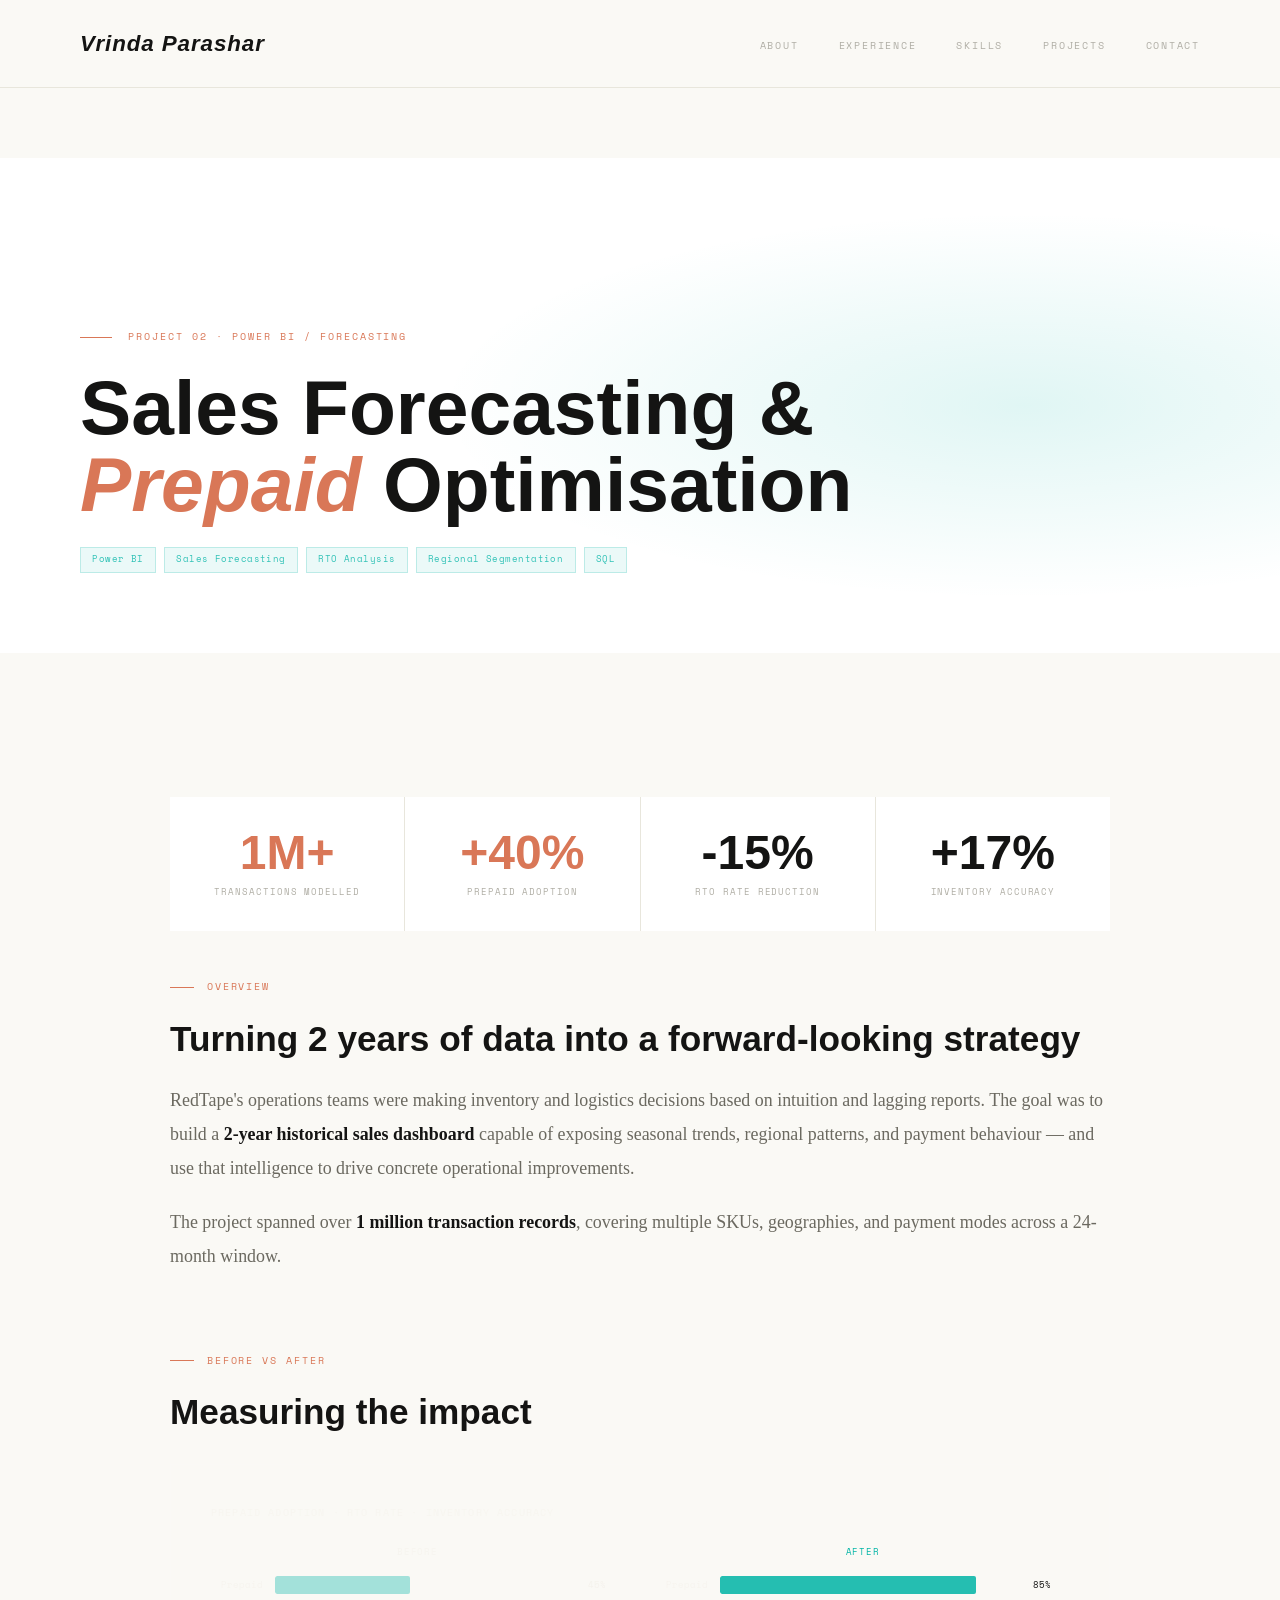
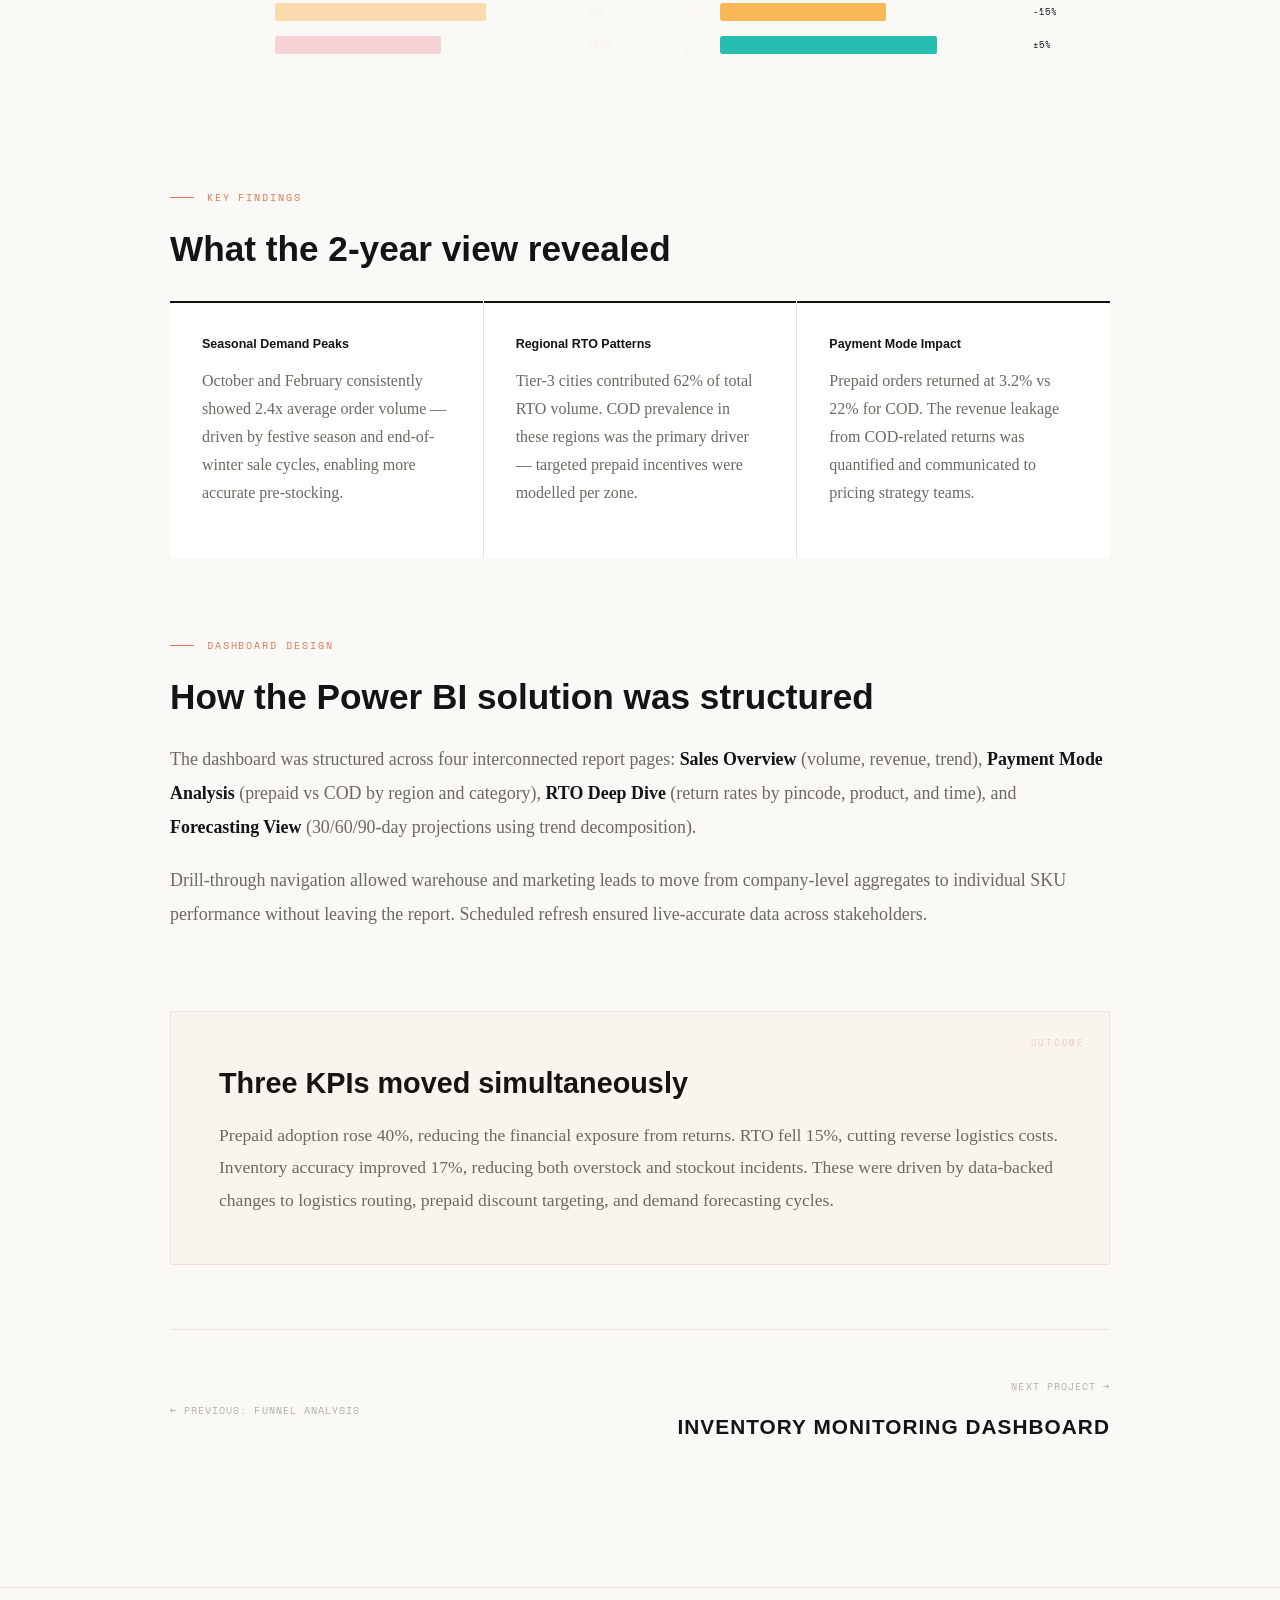
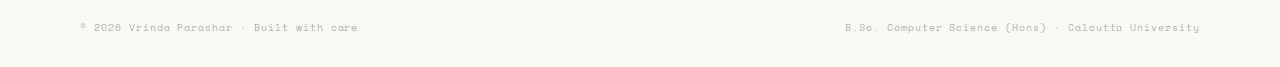
<file: project-sales.html>
<!DOCTYPE html>
<html lang="en">
<head>
<meta charset="UTF-8">
<meta name="viewport" content="width=device-width, initial-scale=1.0">
<meta name="description" content="Sales forecasting dashboard across 1M+ transactions — +40% prepaid adoption, -15% RTO, +17% inventory accuracy.">
<meta property="og:title" content="Sales Forecasting · Vrinda Parashar">
<meta property="og:description" content="Built a 2-year Power BI dashboard driving +40% prepaid adoption and -15% RTO reduction.">
<meta property="og:type" content="website">
<title>Sales Forecasting · Vrinda Parashar</title>
<link rel="preconnect" href="https://fonts.googleapis.com">
<link rel="preconnect" href="https://fonts.gstatic.com" crossorigin>
<link href="https://fonts.googleapis.com/css2?family=Cormorant+Garamond:ital,wght@0,300;0,400;0,600;0,700;1,300;1,600&family=Syne:wght@400;500;600;700;800&family=Space+Mono:ital@0;1&display=swap" rel="stylesheet">
<link rel="stylesheet" href="style.css">
<style>
:root{--accent:#00b4a6;--accent-rgb:0,180,166}
.ptag{font-family:'Space Mono',monospace;font-size:.56rem;padding:.3rem .7rem;letter-spacing:.05em;background:rgba(var(--accent-rgb),.08);border:1px solid rgba(var(--accent-rgb),.2);color:rgba(var(--accent-rgb),.8)}
.proj-hero-bg{background:radial-gradient(ellipse 70% 60% at 80% 50%,rgba(var(--accent-rgb),.12) 0%,transparent 65%)}
.metrics-row{grid-template-columns:repeat(4,1fr)}
.insight-grid{grid-template-columns:1fr 1fr 1fr}
.insight-card.c1{border-color:var(--teal)}.insight-card.c2{border-color:var(--amber)}.insight-card.c3{border-color:var(--rose)}
.ba-section{background:rgba(255,255,255,.02);border:1px solid rgba(255,255,255,.06);padding:2.5rem;margin:2rem 0}
.ba-title{font-family:'Space Mono',monospace;font-size:.6rem;color:rgba(242,237,230,.3);letter-spacing:.12em;text-transform:uppercase;margin-bottom:1.5rem}
.ba-grid{display:grid;grid-template-columns:1fr 1fr;gap:2rem}
.ba-col-lbl{font-family:'Space Mono',monospace;font-size:.58rem;color:rgba(242,237,230,.35);letter-spacing:.08em;text-transform:uppercase;text-align:center;margin-bottom:1rem}
.ba-col-lbl.after{color:var(--accent)}
.ba-row{display:flex;align-items:center;gap:.75rem;margin-bottom:.6rem}
.ba-name{font-family:'Space Mono',monospace;font-size:.55rem;color:rgba(242,237,230,.4);width:52px;flex-shrink:0;text-align:right}
.ba-track{flex:1;background:rgba(255,255,255,.04);border-radius:2px;height:18px;overflow:hidden}
.ba-fill{height:100%;border-radius:2px;width:0;transition:width 1.6s cubic-bezier(.4,0,.2,1)}
.ba-val{font-family:'Space Mono',monospace;font-size:.55rem;color:rgba(242,237,230,.5);width:36px;flex-shrink:0}
@media(max-width:768px){.ba-grid{grid-template-columns:1fr}}
</style>
</head>
<body>
<canvas id="bgCanvas"></canvas>

<nav>
  <a href="index.html" class="nav-mark">Vrinda Parashar</a>
  <ul class="nav-links">
    <li><a href="index.html#about">About</a></li>
    <li><a href="index.html#experience">Experience</a></li>
    <li><a href="index.html#skills">Skills</a></li>
    <li><a href="index.html#projects">Projects</a></li>
    <li><a href="index.html#contact">Contact</a></li>
  </ul>
</nav>

<div class="proj-hero">
  <div class="proj-hero-bg"></div>
  <div style="position:relative;z-index:2;max-width:800px">
    <div class="proj-eyebrow"><span class="proj-eyebrow-line"></span>Project 02 · Power BI / Forecasting</div>
    <h1 class="proj-title">Sales Forecasting &amp;<br><em>Prepaid</em> Optimisation</h1>
    <div class="proj-tags">
      <span class="ptag">Power BI</span>
      <span class="ptag">Sales Forecasting</span>
      <span class="ptag">RTO Analysis</span>
      <span class="ptag">Regional Segmentation</span>
      <span class="ptag">SQL</span>
    </div>
  </div>
</div>

<div class="proj-body">

  <div class="metrics-row reveal">
    <div class="metric-block">
      <span class="metric-big">1M+</span>
      <span class="metric-desc">Transactions Modelled</span>
    </div>
    <div class="metric-block">
      <span class="metric-big">+40%</span>
      <span class="metric-desc">Prepaid Adoption</span>
    </div>
    <div class="metric-block">
      <span class="metric-big" style="color:var(--amber)">-15%</span>
      <span class="metric-desc">RTO Rate Reduction</span>
    </div>
    <div class="metric-block">
      <span class="metric-big" style="color:var(--rose)">+17%</span>
      <span class="metric-desc">Inventory Accuracy</span>
    </div>
  </div>

  <div class="proj-section reveal">
    <div class="proj-section-label">Overview</div>
    <h2>Turning 2 years of data into a forward-looking strategy</h2>
    <p>RedTape's operations teams were making inventory and logistics decisions based on intuition and lagging reports. The goal was to build a <strong>2-year historical sales dashboard</strong> capable of exposing seasonal trends, regional patterns, and payment behaviour — and use that intelligence to drive concrete operational improvements.</p>
    <p>The project spanned over <strong>1 million transaction records</strong>, covering multiple SKUs, geographies, and payment modes across a 24-month window.</p>
  </div>

  <div class="proj-section reveal">
    <div class="proj-section-label">Before vs After</div>
    <h2>Measuring the impact</h2>
    <div class="ba-section" id="baSection" data-anim-target=".ba-fill" data-anim-prop="width" data-anim-attr="w">
      <div class="ba-title">Prepaid adoption · RTO rate · Inventory accuracy</div>
      <div class="ba-grid">
        <div>
          <div class="ba-col-lbl">Before</div>
          <div class="ba-row"><div class="ba-name">Prepaid</div><div class="ba-track"><div class="ba-fill" style="background:rgba(0,180,166,.35)" data-w="45"></div></div><div class="ba-val">45%</div></div>
          <div class="ba-row"><div class="ba-name">RTO</div><div class="ba-track"><div class="ba-fill" style="background:rgba(247,163,37,.35)" data-w="70"></div></div><div class="ba-val">24%</div></div>
          <div class="ba-row"><div class="ba-name">Inv. Acc.</div><div class="ba-track"><div class="ba-fill" style="background:rgba(232,93,117,.25)" data-w="55"></div></div><div class="ba-val">±22%</div></div>
        </div>
        <div>
          <div class="ba-col-lbl after">After</div>
          <div class="ba-row"><div class="ba-name">Prepaid</div><div class="ba-track"><div class="ba-fill" style="background:rgba(0,180,166,.85)" data-w="85"></div></div><div class="ba-val" style="color:var(--teal)">85%</div></div>
          <div class="ba-row"><div class="ba-name">RTO</div><div class="ba-track"><div class="ba-fill" style="background:rgba(247,163,37,.75)" data-w="55"></div></div><div class="ba-val" style="color:var(--amber)">-15%</div></div>
          <div class="ba-row"><div class="ba-name">Inv. Acc.</div><div class="ba-track"><div class="ba-fill" style="background:rgba(0,180,166,.85)" data-w="72"></div></div><div class="ba-val" style="color:var(--teal)">±5%</div></div>
        </div>
      </div>
    </div>
  </div>

  <div class="proj-section reveal">
    <div class="proj-section-label">Key Findings</div>
    <h2>What the 2-year view revealed</h2>
    <div class="insight-grid">
      <div class="insight-card c1">
        <h4>Seasonal Demand Peaks</h4>
        <p>October and February consistently showed 2.4x average order volume — driven by festive season and end-of-winter sale cycles, enabling more accurate pre-stocking.</p>
      </div>
      <div class="insight-card c2">
        <h4>Regional RTO Patterns</h4>
        <p>Tier-3 cities contributed 62% of total RTO volume. COD prevalence in these regions was the primary driver — targeted prepaid incentives were modelled per zone.</p>
      </div>
      <div class="insight-card c3">
        <h4>Payment Mode Impact</h4>
        <p>Prepaid orders returned at 3.2% vs 22% for COD. The revenue leakage from COD-related returns was quantified and communicated to pricing strategy teams.</p>
      </div>
    </div>
  </div>

  <div class="proj-section reveal">
    <div class="proj-section-label">Dashboard Design</div>
    <h2>How the Power BI solution was structured</h2>
    <p>The dashboard was structured across four interconnected report pages: <strong>Sales Overview</strong> (volume, revenue, trend), <strong>Payment Mode Analysis</strong> (prepaid vs COD by region and category), <strong>RTO Deep Dive</strong> (return rates by pincode, product, and time), and <strong>Forecasting View</strong> (30/60/90-day projections using trend decomposition).</p>
    <p>Drill-through navigation allowed warehouse and marketing leads to move from company-level aggregates to individual SKU performance without leaving the report. Scheduled refresh ensured live-accurate data across stakeholders.</p>
  </div>

  <div class="outcome-block reveal">
    <h3>Three KPIs moved simultaneously</h3>
    <p>Prepaid adoption rose 40%, reducing the financial exposure from returns. RTO fell 15%, cutting reverse logistics costs. Inventory accuracy improved 17%, reducing both overstock and stockout incidents. These were driven by data-backed changes to logistics routing, prepaid discount targeting, and demand forecasting cycles.</p>
  </div>

  <div class="proj-nav">
    <a href="project-funnel.html">← Previous: Funnel Analysis</a>
    <div class="next-proj">
      <a href="project-inventory.html" style="flex-direction:column;align-items:flex-end">
        <span>Next Project →</span>
        <h4>Inventory Monitoring Dashboard</h4>
      </a>
    </div>
  </div>

</div>

<footer>
  <p>© 2026 Vrinda Parashar · Built with care</p>
  <p>B.Sc. Computer Science (Hons) · Calcutta University</p>
</footer>

<script src="main.js"></script>
</body>
</html>
</file>
<file: style.css>
/* === Anthropic Editorial Design System === */
:root {
  /* Colors */
  --bg: #faf9f5;
  --bg-card: #ffffff;
  --bg-subtle: #e8e6dc;
  --bg-dark: #141413;
  --text: #141413;
  --text-secondary: #6b6960;
  --text-muted: #b0aea5;
  --border: #e8e6dc;
  --accent-orange: #d97757;
  --accent-blue: #6a9bcc;
  --accent-green: #788c5d;

  /* RGB variants for rgba() usage */
  --bg-rgb: 250,249,245;
  --bg-dark-rgb: 20,20,19;
  --accent-orange-rgb: 217,119,87;
  --accent-blue-rgb: 106,155,204;
  --accent-green-rgb: 120,140,93;

  /* Typography */
  --font-heading: 'Poppins', Arial, sans-serif;
  --font-body: 'Lora', Georgia, serif;
  --font-mono: 'Space Mono', monospace;
}

/* === Reset === */
*, *::before, *::after { box-sizing: border-box; margin: 0; padding: 0; }
html { scroll-behavior: smooth; }
body {
  background: var(--bg);
  color: var(--text);
  font-family: var(--font-body);
  overflow-x: hidden;
  line-height: 1.6;
}

/* === Animations === */
.reveal {
  opacity: 0;
  transform: translateY(28px);
  transition: opacity .7s cubic-bezier(.4,0,.2,1), transform .7s cubic-bezier(.4,0,.2,1);
}
.reveal.in { opacity: 1; transform: none; }
.d1 { transition-delay: .1s; }
.d2 { transition-delay: .2s; }
.d3 { transition-delay: .3s; }
@keyframes fadeUp {
  from { opacity: 0; transform: translateY(36px); }
  to { opacity: 1; transform: none; }
}

/* === Accessibility === */
@media (prefers-reduced-motion: reduce) {
  .reveal { opacity: 1; transform: none; transition: none; }
  * { animation-duration: .01ms !important; transition-duration: .01ms !important; }
}

/* === Responsive Base === */
@media (max-width: 768px) {
  nav { padding: 1.5rem 2rem; }
  footer { padding: 2rem; flex-direction: column; gap: .5rem; text-align: center; }
}

/* =============================================
   NAVIGATION
   ============================================= */
nav {
  position: fixed;
  top: 0;
  left: 0;
  right: 0;
  z-index: 200;
  display: flex;
  justify-content: space-between;
  align-items: center;
  padding: 1.6rem 5rem;
  background: rgba(var(--bg-rgb), .88);
  -webkit-backdrop-filter: blur(12px);
  backdrop-filter: blur(12px);
  border-bottom: 1px solid var(--border);
}
.nav-mark {
  font-family: var(--font-heading);
  font-size: 1.4rem;
  font-style: italic;
  font-weight: 600;
  color: var(--text);
  letter-spacing: .04em;
  text-decoration: none;
}
.nav-links {
  display: flex;
  gap: 2.5rem;
  list-style: none;
}
.nav-links a {
  font-family: var(--font-mono);
  font-size: .62rem;
  color: var(--text-muted);
  text-decoration: none;
  letter-spacing: .18em;
  text-transform: uppercase;
  transition: color .3s;
}
.nav-links a:hover { color: var(--accent-orange); }

/* =============================================
   HERO
   ============================================= */
.hero {
  min-height: 100vh;
  display: flex;
  align-items: center;
  position: relative;
  overflow: hidden;
}
.hero-content {
  max-width: 1200px;
  margin: 0 auto;
  padding: 10rem 5rem 4rem;
  position: relative;
  z-index: 2;
}
.hero-eyebrow {
  display: flex;
  align-items: center;
  gap: 1rem;
  font-family: var(--font-mono);
  font-size: .65rem;
  color: var(--accent-orange);
  letter-spacing: .2em;
  text-transform: uppercase;
  margin-bottom: 1.8rem;
  animation: fadeUp .8s .2s both;
}
.eyebrow-line {
  width: 2.5rem;
  height: 1px;
  background: var(--accent-orange);
}
.hero-name {
  font-family: var(--font-heading);
  font-size: clamp(4.5rem, 9vw, 8.5rem);
  line-height: .95;
  font-weight: 700;
  color: var(--text);
  margin-bottom: 1rem;
  animation: fadeUp .9s .35s both;
}
.hero-band {
  display: inline-flex;
  align-items: center;
  background: var(--accent-orange);
  padding: .5rem 2.2rem .5rem 1.2rem;
  font-family: var(--font-heading);
  font-size: .75rem;
  font-weight: 700;
  letter-spacing: .15em;
  text-transform: uppercase;
  color: var(--bg-card);
  margin-bottom: 2rem;
  clip-path: polygon(0 0, calc(100% - 14px) 0, 100% 50%, calc(100% - 14px) 100%, 0 100%);
  animation: fadeUp .8s .5s both;
}
.hero-desc {
  font-family: var(--font-body);
  font-size: 1.05rem;
  line-height: 1.85;
  color: var(--text-secondary);
  max-width: 560px;
  margin-bottom: 3rem;
  animation: fadeUp .8s .65s both;
}
.hero-desc strong { color: var(--text); font-weight: 600; }
.hero-ctas {
  display: flex;
  gap: 1rem;
  align-items: center;
  flex-wrap: wrap;
  animation: fadeUp .8s .8s both;
}
.btn-primary {
  display: inline-block;
  background: var(--accent-orange);
  color: var(--bg-card);
  padding: .9rem 2.2rem;
  font-family: var(--font-heading);
  font-size: .75rem;
  font-weight: 700;
  letter-spacing: .1em;
  text-transform: uppercase;
  text-decoration: none;
  transition: transform .3s;
}
.btn-primary:hover { transform: translateY(-2px); }
.btn-ghost {
  display: inline-block;
  color: var(--text-secondary);
  padding: .9rem 2rem;
  font-family: var(--font-mono);
  font-size: .65rem;
  letter-spacing: .12em;
  text-transform: uppercase;
  text-decoration: none;
  border: 1px solid var(--border);
  transition: all .3s;
}
.btn-ghost:hover { border-color: var(--accent-blue); color: var(--accent-blue); }
.hero-metrics {
  display: flex;
  align-items: center;
  gap: 2rem;
  margin-top: 3rem;
  padding-top: 2rem;
  border-top: 1px solid var(--border);
  animation: fadeUp .8s .9s both;
}
.metric-item { text-align: center; }
.metric-item .metric-val {
  font-family: var(--font-heading);
  font-size: 1.8rem;
  font-weight: 700;
  color: var(--accent-orange);
  display: block;
}
.metric-item .metric-lbl {
  font-family: var(--font-mono);
  font-size: .55rem;
  color: var(--text-muted);
  letter-spacing: .1em;
  text-transform: uppercase;
}
.metric-divider {
  width: 1px;
  height: 2.5rem;
  background: var(--border);
}

/* =============================================
   SHARED SECTION
   ============================================= */
.section {
  max-width: 1200px;
  margin: 0 auto;
  padding: 8rem 5rem;
  position: relative;
  z-index: 1;
}
.sec-num {
  font-family: var(--font-mono);
  font-size: .6rem;
  color: var(--accent-orange);
  letter-spacing: .2em;
  display: flex;
  align-items: center;
  gap: .8rem;
  margin-bottom: 1rem;
}
.sec-num::before {
  content: '';
  width: 1.5rem;
  height: 1px;
  background: var(--accent-orange);
}
.sec-title {
  font-family: var(--font-heading);
  font-size: clamp(2.5rem, 5vw, 4.5rem);
  font-weight: 700;
  line-height: 1.05;
  color: var(--text);
}
.sec-title em { font-style: italic; color: var(--accent-orange); }
.sec-header { margin-bottom: 4rem; }

/* =============================================
   ABOUT
   ============================================= */
.about-grid {
  display: grid;
  grid-template-columns: 1fr 1.4fr;
  gap: 6rem;
  align-items: start;
  margin-top: 3rem;
}
.about-left { position: sticky; top: 8rem; }
.about-portrait {
  width: 100%;
  aspect-ratio: 3/4;
  max-width: 290px;
  border: 1px solid var(--border);
  position: relative;
  overflow: hidden;
}
.about-portrait img {
  width: 100%;
  height: 100%;
  object-fit: cover;
  object-position: center top;
  display: block;
}
.portrait-tag {
  position: absolute;
  bottom: 1.5rem;
  left: 1.5rem;
  right: 1.5rem;
  background: var(--bg-card);
  padding: 1rem;
  border-left: 2px solid var(--accent-orange);
}
.pt-title {
  font-family: var(--font-heading);
  font-size: .78rem;
  font-weight: 700;
  color: var(--text);
  letter-spacing: .04em;
}
.pt-sub {
  font-family: var(--font-mono);
  font-size: .6rem;
  color: var(--accent-orange);
  margin-top: .25rem;
}
.edu-badge {
  margin-top: 1.5rem;
  background: var(--bg-subtle);
  padding: 1.4rem;
  display: flex;
  gap: 1.2rem;
  align-items: center;
}
.edu-icon {
  width: 46px;
  height: 46px;
  background: rgba(var(--accent-orange-rgb), .1);
  display: flex;
  align-items: center;
  justify-content: center;
  font-size: 1.2rem;
  flex-shrink: 0;
}
.edu-deg {
  font-family: var(--font-heading);
  font-size: .82rem;
  font-weight: 700;
  color: var(--text);
}
.edu-school {
  font-family: var(--font-mono);
  font-size: .6rem;
  color: var(--text-muted);
  letter-spacing: .06em;
  margin-top: .3rem;
}
.about-text p {
  font-family: var(--font-body);
  font-size: 1.15rem;
  font-weight: 400;
  line-height: 1.9;
  color: var(--text-secondary);
  margin-bottom: 1.5rem;
}
.about-text p strong { color: var(--text); font-weight: 600; }

/* =============================================
   EXPERIENCE
   ============================================= */
.exp-section {
  background: var(--bg-card);
  margin: 0;
  max-width: 100%;
}
.exp-inner {
  max-width: 1200px;
  margin: 0 auto;
  padding: 8rem 5rem;
}
.exp-cards {
  display: flex;
  flex-direction: column;
  gap: 1rem;
  margin-top: 4rem;
}
.exp-card {
  background: var(--bg-card);
  border: 1px solid var(--border);
  display: grid;
  grid-template-columns: 270px 1fr;
  position: relative;
  overflow: hidden;
  transition: border-color .4s, background .4s;
  cursor: default;
}
.exp-card::before {
  content: '';
  position: absolute;
  left: 0;
  top: 0;
  bottom: 0;
  width: 3px;
  background: var(--accent-orange);
  transform: scaleY(0);
  transform-origin: top;
  transition: transform .5s cubic-bezier(.4,0,.2,1);
}
.exp-card:hover {
  border-color: rgba(var(--accent-orange-rgb), .2);
  background: rgba(var(--accent-orange-rgb), .02);
}
.exp-card:hover::before { transform: scaleY(1); }
.exp-left {
  padding: 2.5rem;
  border-right: 1px solid var(--border);
}
.exp-company {
  font-family: var(--font-heading);
  font-size: 1.55rem;
  font-weight: 600;
  color: var(--text);
  margin-bottom: .35rem;
}
.exp-period {
  font-family: var(--font-mono);
  font-size: .6rem;
  color: var(--accent-orange);
  letter-spacing: .1em;
  margin-bottom: 1.2rem;
}
.badge {
  display: inline-block;
  font-family: var(--font-heading);
  font-size: .6rem;
  font-weight: 700;
  padding: .3rem .8rem;
  letter-spacing: .08em;
  text-transform: uppercase;
}
.badge.cur {
  background: rgba(var(--accent-green-rgb), .1);
  border: 1px solid rgba(var(--accent-green-rgb), .3);
  color: var(--accent-green);
}
.badge.promoted {
  background: rgba(var(--accent-orange-rgb), .1);
  border: 1px solid rgba(var(--accent-orange-rgb), .3);
  color: var(--accent-orange);
}
.badge.past {
  background: rgba(var(--text-muted), .15);
  border: 1px solid rgba(var(--text-muted), .3);
  color: var(--text-muted);
}
.exp-metrics {
  display: flex;
  gap: .75rem;
  margin-top: 1.5rem;
  flex-wrap: wrap;
}
.exp-metrics .metric {
  background: var(--bg-subtle);
  padding: .5rem .9rem;
}
.exp-metrics .metric-val {
  font-family: var(--font-heading);
  font-size: 1.2rem;
  font-weight: 600;
  color: var(--accent-blue);
  display: block;
}
.exp-metrics .metric-lbl {
  font-family: var(--font-mono);
  font-size: .52rem;
  color: var(--text-muted);
  letter-spacing: .07em;
  text-transform: uppercase;
}
.exp-right { padding: 2.5rem; }
.exp-role {
  font-family: var(--font-heading);
  font-size: .95rem;
  font-weight: 700;
  color: var(--text);
  margin-bottom: 1.4rem;
}
.exp-list {
  list-style: none;
  display: flex;
  flex-direction: column;
  gap: .7rem;
}
.exp-list li {
  display: grid;
  grid-template-columns: 8px 1fr;
  gap: .9rem;
  font-family: var(--font-body);
  font-size: .9rem;
  line-height: 1.72;
  color: var(--text-secondary);
}
.exp-list li::before {
  content: '';
  display: block;
  width: 4px;
  height: 4px;
  border-radius: 50%;
  background: var(--accent-orange);
  margin-top: .68rem;
  flex-shrink: 0;
}
.exp-list li strong { color: var(--text); font-weight: 600; }

/* =============================================
   SKILLS MOSAIC
   ============================================= */
.skills-mosaic {
  display: grid;
  grid-template-columns: repeat(12, 1fr);
  gap: 1px;
  background: var(--border);
  margin-top: 3.5rem;
}
.skill-tile {
  background: var(--bg-card);
  padding: 2rem;
  transition: background .3s;
  position: relative;
  overflow: hidden;
}
.skill-tile:hover { background: rgba(var(--accent-orange-rgb), .03); }
.skill-tile.w5 { grid-column: span 5; }
.skill-tile.w4 { grid-column: span 4; }
.skill-tile.w3 { grid-column: span 3; }
.skill-tile.w6 { grid-column: span 6; }
.skill-tile h4 {
  font-family: var(--font-heading);
  font-size: .68rem;
  font-weight: 700;
  text-transform: uppercase;
  letter-spacing: .15em;
  color: var(--accent-orange);
  margin-bottom: .7rem;
}
.skill-tile p {
  font-family: var(--font-body);
  font-size: .9rem;
  color: var(--text-secondary);
  line-height: 1.7;
}
.skill-tile-icon {
  font-size: 1.7rem;
  margin-bottom: .9rem;
  display: block;
}
.skill-big {
  font-family: var(--font-heading);
  font-size: 5rem;
  font-weight: 700;
  color: rgba(var(--bg-dark-rgb), .03);
  position: absolute;
  bottom: -1rem;
  right: .8rem;
  line-height: 1;
  pointer-events: none;
}
.pills {
  display: flex;
  flex-wrap: wrap;
  gap: .5rem;
  margin-top: .75rem;
}
.pill {
  font-family: var(--font-mono);
  font-size: .72rem;
  font-weight: 700;
  padding: .38rem .85rem;
  border: 1px solid var(--border);
  color: var(--text);
  letter-spacing: .05em;
  transition: all .2s;
  background: var(--bg-subtle);
}
.pill:hover {
  border-color: var(--accent-blue);
  color: var(--accent-blue);
  background: rgba(var(--accent-blue-rgb), .06);
}

/* =============================================
   PROJECTS
   ============================================= */
.projects-grid {
  display: grid;
  grid-template-columns: 1fr 1fr;
  gap: 1rem;
  margin-top: 3.5rem;
}
.proj-card {
  background: var(--bg-card);
  padding: 2.8rem;
  position: relative;
  overflow: hidden;
  transition: background .3s, transform .3s;
  cursor: pointer;
  text-decoration: none;
  display: block;
  color: inherit;
  border: 1px solid var(--border);
}
.proj-card:hover {
  background: rgba(var(--accent-orange-rgb), .03);
  transform: translateY(-2px);
}
.proj-accent {
  position: absolute;
  top: 0;
  left: 0;
  right: 0;
  height: 3px;
}
.proj-card:nth-child(1) .proj-accent { background: var(--accent-orange); }
.proj-card:nth-child(2) .proj-accent { background: var(--accent-blue); }
.proj-card:nth-child(3) .proj-accent { background: var(--accent-green); }
.proj-card:nth-child(4) .proj-accent { background: var(--accent-orange); }
.proj-num {
  font-family: var(--font-heading);
  font-size: 5.5rem;
  font-weight: 700;
  color: rgba(var(--bg-dark-rgb), .03);
  position: absolute;
  top: .2rem;
  right: 1.2rem;
  line-height: 1;
  pointer-events: none;
}
.proj-icon {
  font-size: 1.8rem;
  margin-bottom: 1.4rem;
  display: block;
}
.proj-card h3 {
  font-family: var(--font-heading);
  font-size: 1.4rem;
  font-weight: 600;
  color: var(--text);
  margin-bottom: .7rem;
  line-height: 1.25;
}
.proj-card p {
  font-family: var(--font-body);
  font-size: .9rem;
  color: var(--text-secondary);
  line-height: 1.8;
  margin-bottom: 1.4rem;
}
.proj-stack {
  display: flex;
  gap: .38rem;
  flex-wrap: wrap;
}
.ptag {
  font-family: var(--font-mono);
  font-size: .56rem;
  padding: .24rem .62rem;
  letter-spacing: .05em;
  background: var(--bg-subtle);
  border: 1px solid var(--border);
  color: var(--text);
}
.proj-result {
  margin-top: 1.4rem;
  padding-top: 1.4rem;
  border-top: 1px solid var(--border);
  font-family: var(--font-mono);
  font-size: .6rem;
  color: var(--text-muted);
  letter-spacing: .07em;
}
.proj-result strong { color: var(--accent-blue); }
.proj-cta {
  display: flex;
  align-items: center;
  gap: .5rem;
  margin-top: 1.2rem;
  font-family: var(--font-mono);
  font-size: .6rem;
  color: var(--accent-orange);
  letter-spacing: .1em;
  text-transform: uppercase;
}
.proj-cta svg { transition: transform .3s; }
.proj-card:hover .proj-cta svg { transform: translateX(4px); }

/* =============================================
   CONTACT
   ============================================= */
.contact-wrap {
  background: var(--bg-card);
  color: var(--text);
  position: relative;
  overflow: hidden;
  min-height: 80vh;
  display: flex;
  align-items: center;
  justify-content: center;
}
.contact-bg-txt {
  position: absolute;
  font-family: var(--font-heading);
  font-size: 24vw;
  font-weight: 700;
  font-style: italic;
  color: rgba(var(--bg-dark-rgb), .04);
  white-space: nowrap;
  pointer-events: none;
  bottom: -3rem;
  left: 50%;
  transform: translateX(-50%);
  line-height: 1;
}
.contact-inner {
  text-align: center;
  position: relative;
  z-index: 2;
  padding: 6rem 2rem;
}
.contact-inner .sec-num {
  color: var(--accent-orange);
  justify-content: center;
}
.contact-inner .sec-num::before { background: var(--accent-orange); }
.contact-inner h2 {
  font-family: var(--font-heading);
  font-size: clamp(3rem, 7vw, 6rem);
  font-weight: 700;
  line-height: 1;
  color: var(--text);
  margin-bottom: 1rem;
}
.contact-inner h2 em { font-style: italic; color: var(--accent-orange); }
.contact-sub {
  font-family: var(--font-body);
  font-size: 1rem;
  color: var(--text-secondary);
  line-height: 1.8;
  max-width: 500px;
  margin: 0 auto 2.5rem;
}
.c-email {
  display: block;
  font-family: var(--font-heading);
  font-size: clamp(1rem, 2.5vw, 1.8rem);
  font-weight: 400;
  color: var(--text);
  text-decoration: none;
  border-bottom: 1px solid var(--border);
  padding-bottom: .5rem;
  transition: color .3s;
  margin-bottom: 2rem;
}
.c-email:hover { color: var(--accent-orange); }
.c-row {
  display: flex;
  justify-content: center;
  gap: 1rem;
  flex-wrap: wrap;
}
.c-link {
  display: flex;
  align-items: center;
  gap: .6rem;
  font-family: var(--font-mono);
  font-size: .65rem;
  color: var(--text-secondary);
  text-decoration: none;
  letter-spacing: .1em;
  padding: .85rem 1.5rem;
  border: 1px solid var(--border);
  transition: all .3s;
}
.c-link:hover {
  background: var(--accent-orange);
  color: var(--bg-card);
  border-color: var(--accent-orange);
}

/* =============================================
   FOOTER
   ============================================= */
footer {
  background: var(--bg);
  padding: 2rem 5rem;
  display: flex;
  justify-content: space-between;
  align-items: center;
  border-top: 1px solid var(--border);
}
footer p {
  font-family: var(--font-mono);
  font-size: .6rem;
  color: var(--text-muted);
  letter-spacing: .1em;
}

/* =============================================
   HOMEPAGE RESPONSIVE
   ============================================= */
@media (max-width: 960px) {
  nav { padding: 1.5rem 2rem; }
  .hero-content { padding: 8rem 2rem 3rem; }
  .hero-metrics { flex-direction: column; gap: 1rem; }
  .metric-divider { width: 2.5rem; height: 1px; }
  .section { padding: 5rem 2rem; }
  .about-grid { grid-template-columns: 1fr; gap: 3rem; }
  .about-left { position: static; }
  .exp-inner { padding: 5rem 2rem; }
  .exp-card { grid-template-columns: 1fr; }
  .exp-left { border-right: none; border-bottom: 1px solid var(--border); }
  .skill-tile { grid-column: span 12 !important; }
  .projects-grid { grid-template-columns: 1fr; }
  footer { padding: 2rem; flex-direction: column; gap: .5rem; text-align: center; }
}

/* =============================================
   PROJECT PAGE SHARED STYLES
   (used by project-*.html pages)
   ============================================= */
.proj-hero {
  min-height: 55vh;
  display: flex;
  align-items: flex-end;
  padding: 9rem 5rem 5rem;
  position: relative;
  overflow: hidden;
  background: var(--bg-card);
}
.proj-hero-bg { position: absolute; inset: 0; }
.proj-eyebrow {
  display: flex;
  align-items: center;
  gap: 1rem;
  font-family: var(--font-mono);
  font-size: .62rem;
  color: var(--accent-orange);
  letter-spacing: .2em;
  text-transform: uppercase;
  margin-bottom: 1.5rem;
  animation: fadeUp .8s .2s both;
}
.proj-eyebrow-line { width: 2rem; height: 1px; background: var(--accent-orange); }
.proj-title {
  font-family: var(--font-heading);
  font-size: clamp(3rem, 6vw, 5.5rem);
  font-weight: 700;
  line-height: 1;
  color: var(--text);
  margin-bottom: 1.5rem;
  animation: fadeUp .9s .35s both;
}
.proj-title em { font-style: italic; color: var(--accent-orange); }
.proj-tags { display: flex; gap: .5rem; flex-wrap: wrap; animation: fadeUp .8s .5s both; }
.proj-body { max-width: 1100px; margin: 0 auto; padding: 6rem 5rem; position: relative; z-index: 1; }
.proj-section { margin-bottom: 5rem; }
.proj-section-label {
  font-family: var(--font-mono);
  font-size: .6rem;
  color: var(--accent-orange);
  letter-spacing: .2em;
  text-transform: uppercase;
  display: flex;
  align-items: center;
  gap: .8rem;
  margin-bottom: 1.5rem;
}
.proj-section-label::before { content: ''; width: 1.5rem; height: 1px; background: var(--accent-orange); }
.proj-section h2 {
  font-family: var(--font-heading);
  font-size: 2.2rem;
  font-weight: 600;
  color: var(--text);
  margin-bottom: 1.5rem;
  line-height: 1.15;
}
.proj-section p {
  font-family: var(--font-body);
  font-size: 1.12rem;
  line-height: 1.9;
  color: var(--text-secondary);
  margin-bottom: 1.2rem;
}
.proj-section p strong { color: var(--text); font-weight: 600; }
.metrics-row {
  display: grid;
  gap: 1px;
  background: var(--border);
  margin: 3rem 0;
  animation: fadeUp .8s .4s both;
}
.metric-block { background: var(--bg-card); padding: 2rem; text-align: center; }
.metric-big {
  font-family: var(--font-heading);
  font-size: 3rem;
  font-weight: 700;
  color: var(--accent-orange);
  display: block;
  line-height: 1;
}
.metric-desc {
  font-family: var(--font-mono);
  font-size: .58rem;
  color: var(--text-muted);
  letter-spacing: .1em;
  text-transform: uppercase;
  margin-top: .5rem;
  display: block;
}
.insight-grid { display: grid; grid-template-columns: 1fr 1fr; gap: 1px; background: var(--border); margin: 2rem 0; }
.insight-card { background: var(--bg-card); padding: 2rem; border-top: 2px solid; }
.insight-card h4 { font-family: var(--font-heading); font-size: .78rem; font-weight: 700; color: var(--text); margin-bottom: .7rem; }
.insight-card p { font-family: var(--font-body); font-size: 1rem; color: var(--text-secondary); line-height: 1.75; }
.outcome-block {
  background: rgba(var(--accent-orange-rgb), .04);
  border: 1px solid rgba(var(--accent-orange-rgb), .15);
  padding: 3rem;
  margin: 2rem 0;
  position: relative;
}
.outcome-block::before {
  content: 'OUTCOME';
  position: absolute;
  top: 1.5rem;
  right: 1.5rem;
  font-family: var(--font-mono);
  font-size: .55rem;
  color: rgba(var(--accent-orange-rgb), .3);
  letter-spacing: .2em;
}
.outcome-block h3 { font-family: var(--font-heading); font-size: 1.8rem; font-weight: 600; color: var(--text); margin-bottom: .8rem; }
.outcome-block p { font-family: var(--font-body); font-size: 1.1rem; line-height: 1.85; color: var(--text-secondary); }
.proj-nav { display: flex; justify-content: space-between; align-items: center; padding: 3rem 0; border-top: 1px solid var(--border); margin-top: 4rem; }
.proj-nav a {
  font-family: var(--font-mono);
  font-size: .65rem;
  color: var(--text-muted);
  text-decoration: none;
  letter-spacing: .1em;
  text-transform: uppercase;
  transition: color .3s;
  display: flex;
  align-items: center;
  gap: .5rem;
}
.proj-nav a:hover { color: var(--accent-orange); }
.proj-nav .next-proj h4 { font-family: var(--font-heading); font-size: 1.3rem; font-weight: 600; color: var(--text); margin-top: .4rem; text-align: right; }
@media (max-width: 768px) {
  .proj-hero { padding: 8rem 2rem 4rem; }
  .proj-body { padding: 4rem 2rem; }
  .metrics-row { grid-template-columns: 1fr 1fr; }
  .insight-grid { grid-template-columns: 1fr; }
  .proj-nav { flex-direction: column; gap: 2rem; }
}
</file>
